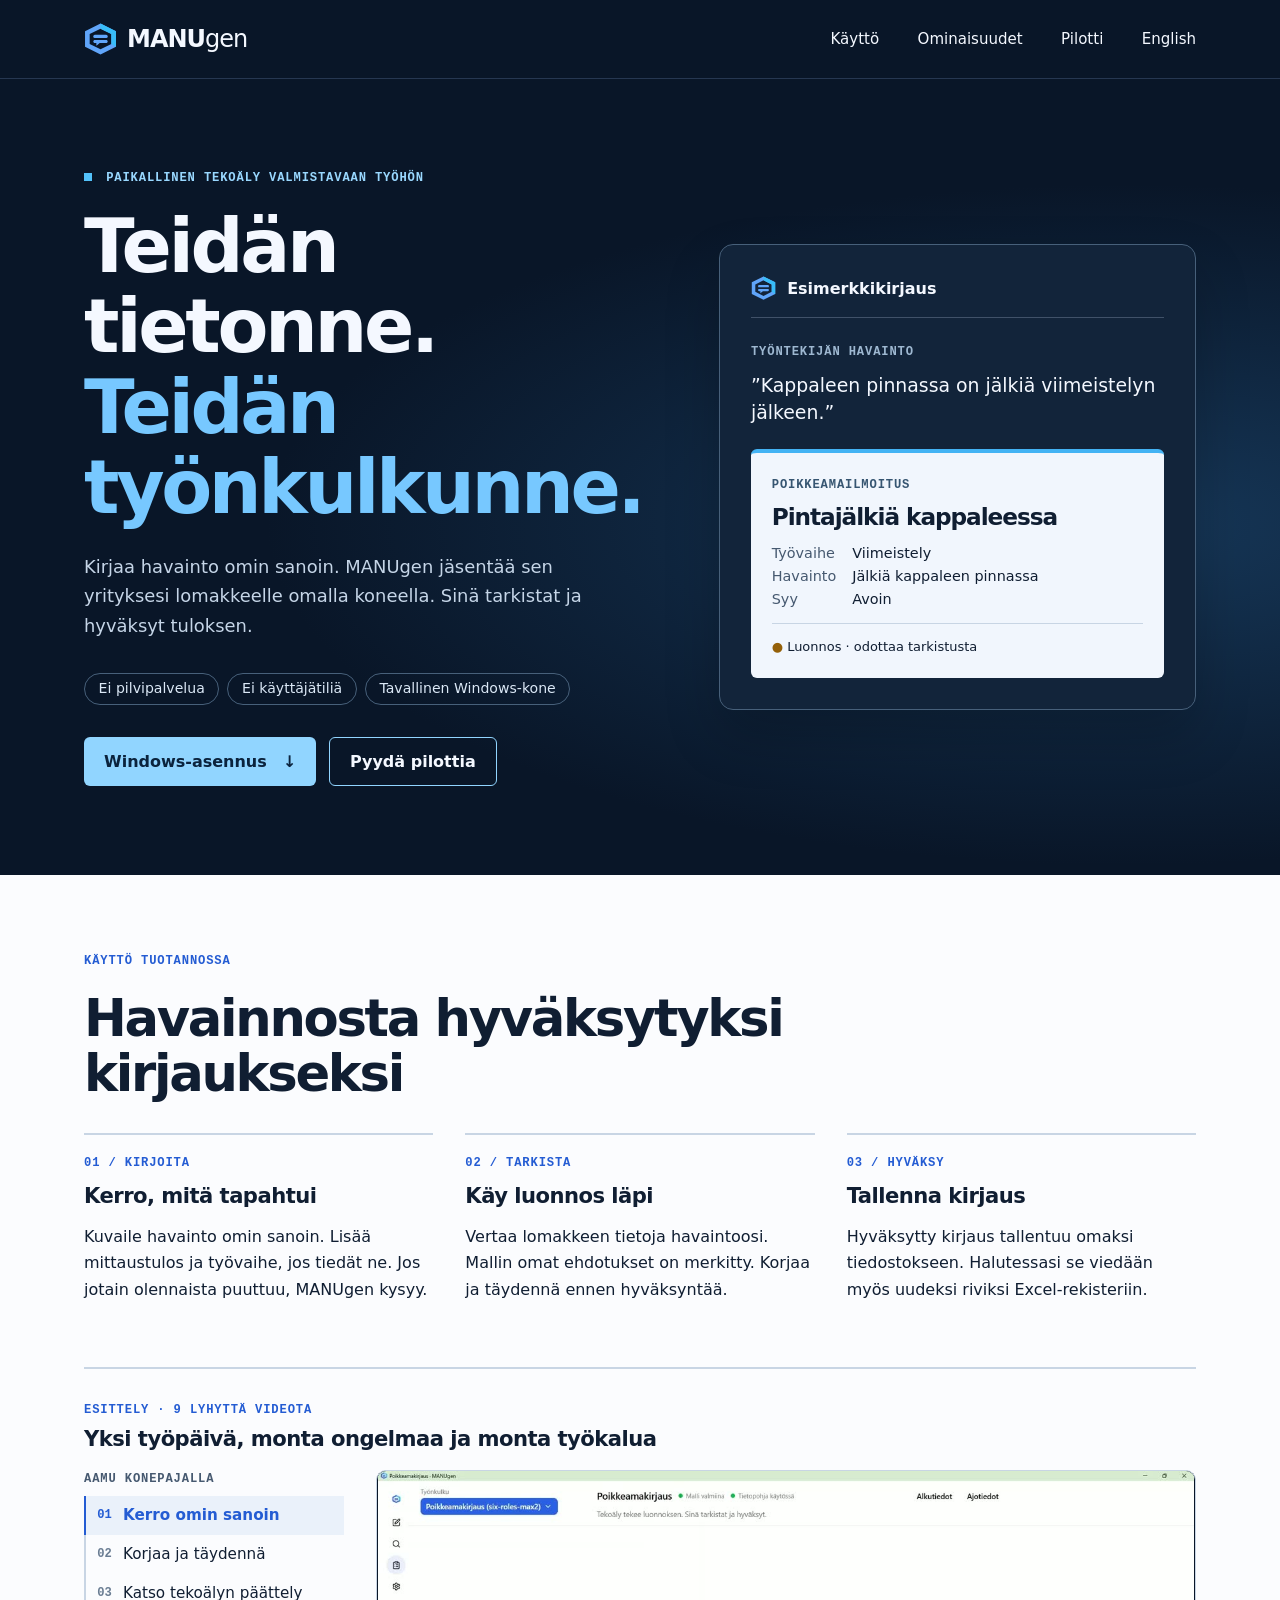
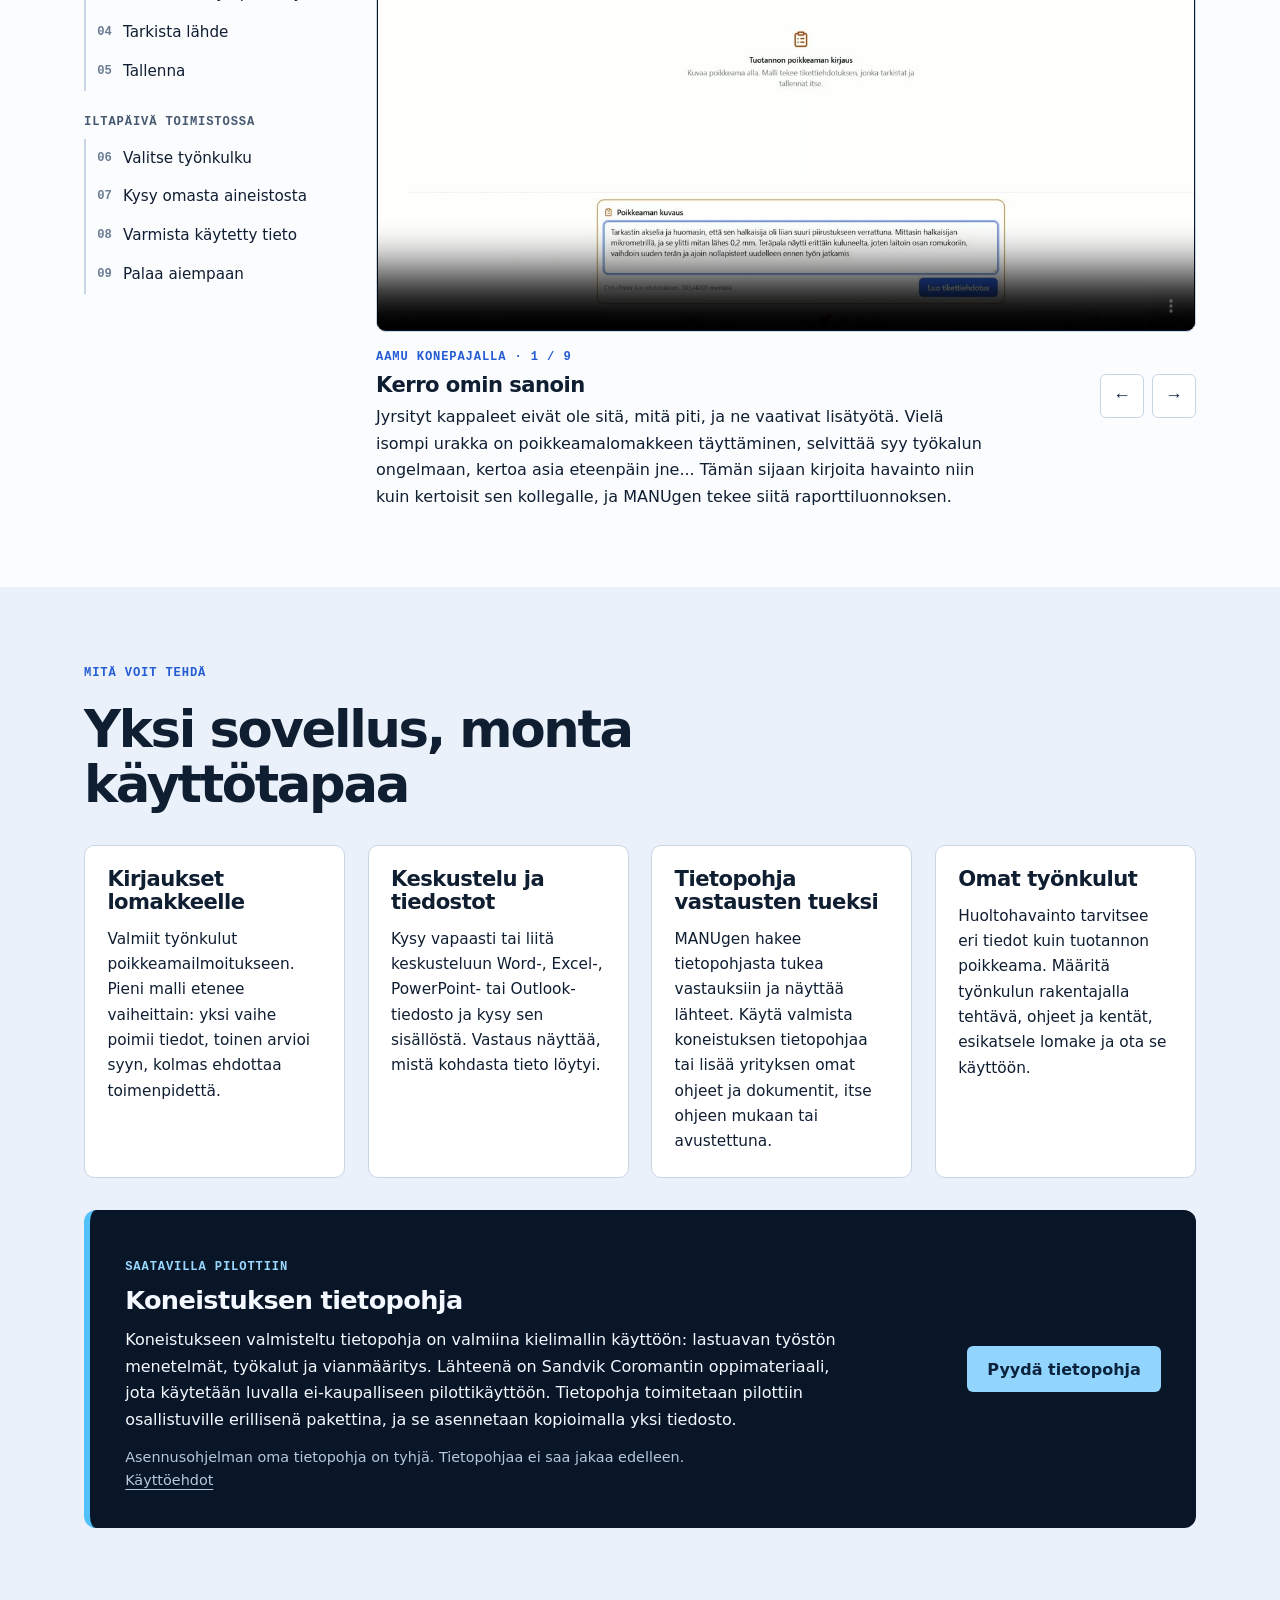
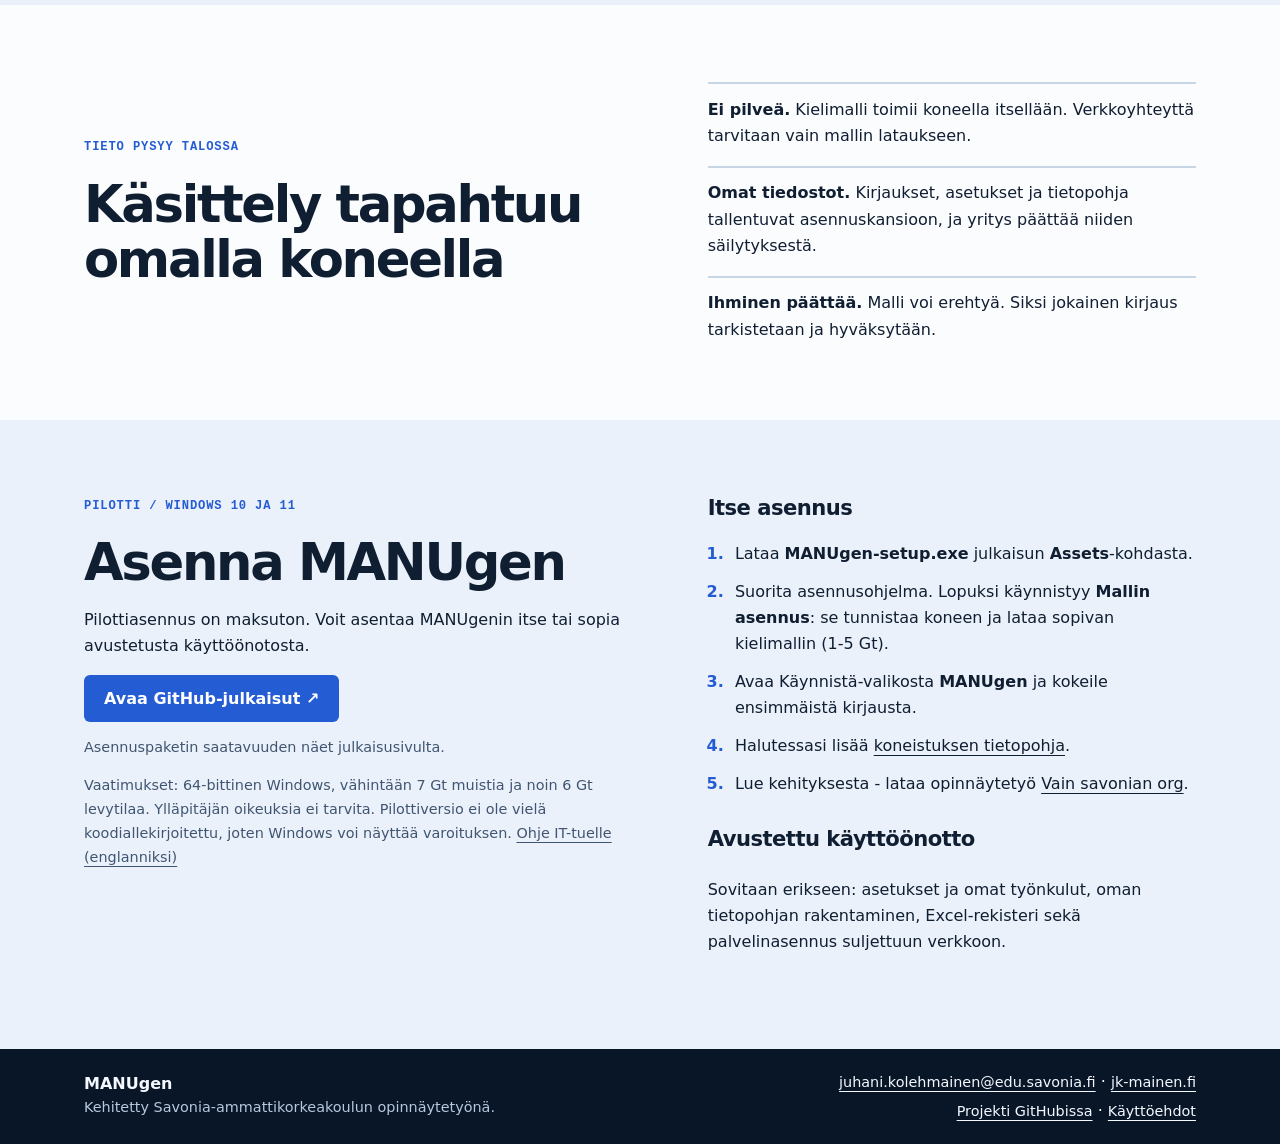
<file: docs/index.html>
<!doctype html>
<html lang="fi">
<meta property="og:type" content="website">
<meta property="og:url" content="https://juhanikol.github.io/manugen/">
<meta property="og:title" content="MANUgen - paikallinen tekoäly valmistavaan työhön">
<meta property="og:description" content="Kirjaa tuotannon havainto omin sanoin. MANUgen tekee siitä luonnoksen ja hakee tueksi tietoa yrityksen omista ohjeista.">
<meta property="og:image" content="https://juhanikol.github.io/manugen/assets/use_knowledge_for_answers.jpg">
<head>
<meta charset="utf-8"><meta name="viewport" content="width=device-width,initial-scale=1">
<title>MANUgen · Paikallinen tekoäly valmistavaan työhön</title>
<meta name="description" content="Kirjaa tuotannon havainto omin sanoin. MANUgen tekee siitä tarkistettavan luonnoksen yrityksen omalla koneella, ilman pilvipalvelua.">
<link rel="alternate" hreflang="fi" href="https://juhanikol.github.io/manugen/"><link rel="alternate" hreflang="en" href="https://juhanikol.github.io/manugen/en/">
<link rel="icon" href="assets/brand-symbol.svg"><link rel="stylesheet" href="style.css"><script src="release.js" defer></script><script src="tour.js" defer></script>
</head>
<body><a class="skip" href="#sisalto">Siirry sisältöön</a>
<header><div class="wrap bar"><a class="wordmark" href="#sisalto"><img src="assets/brand-symbol-dark.svg" alt="">MANU<span>gen</span></a><nav aria-label="Päävalikko"><a href="#kaytto">Käyttö</a><a href="#ominaisuudet">Ominaisuudet</a><a href="#pilotti">Pilotti</a><a href="en/" hreflang="en" lang="en">English</a></nav></div></header>
<main id="sisalto"><div class="hero"><div class="wrap intro"><div>
<p class="label"><i></i> Paikallinen tekoäly valmistavaan työhön</p>
<h1>Teidän tietonne.<br><em>Teidän<br>työnkulkunne.</em></h1>
<p class="lead">Kirjaa havainto omin sanoin. MANUgen jäsentää sen yrityksesi lomakkeelle omalla koneella. Sinä tarkistat ja hyväksyt tuloksen.</p>
<ul class="chips" aria-label="Pääpiirteet"><li>Ei pilvipalvelua</li><li>Ei käyttäjätiliä</li><li>Tavallinen Windows-kone</li></ul>
<div class="actions"><a class="button" href="#asennus">Windows-asennus <span aria-hidden="true">↓</span></a><a class="button ghost" href="mailto:juhani.kolehmainen@edu.savonia.fi?subject=MANUgen-pilotti">Pyydä pilottia</a></div></div>
<figure class="sample"><figcaption><img src="assets/brand-symbol-dark.svg" alt=""> Esimerkkikirjaus</figcaption>
<div class="input"><small>TYÖNTEKIJÄN HAVAINTO</small><blockquote>”Kappaleen pinnassa on jälkiä viimeistelyn jälkeen.”</blockquote></div>
<div class="sheet"><small>POIKKEAMAILMOITUS</small><h2>Pintajälkiä kappaleessa</h2><dl><dt>Työvaihe</dt><dd>Viimeistely</dd><dt>Havainto</dt><dd>Jälkiä kappaleen pinnassa</dd><dt>Syy</dt><dd>Avoin</dd></dl><p class="status"><b aria-hidden="true">●</b> Luonnos · odottaa tarkistusta</p></div></figure></div></div>

<section class="wrap section" id="kaytto"><p class="label">Käyttö tuotannossa</p><h2>Havainnosta hyväksytyksi kirjaukseksi</h2>
<div class="steps"><article><span>01 / Kirjoita</span><h3>Kerro, mitä tapahtui</h3><p>Kuvaile havainto omin sanoin. Lisää mittaustulos ja työvaihe, jos tiedät ne. Jos jotain olennaista puuttuu, MANUgen kysyy.</p></article>
<article><span>02 / Tarkista</span><h3>Käy luonnos läpi</h3><p>Vertaa lomakkeen tietoja havaintoosi. Mallin omat ehdotukset on merkitty. Korjaa ja täydennä ennen hyväksyntää.</p></article>
<article><span>03 / Hyväksy</span><h3>Tallenna kirjaus</h3><p>Hyväksytty kirjaus tallentuu omaksi tiedostokseen. Halutessasi se viedään myös uudeksi riviksi Excel-rekisteriin.</p></article></div>

<div class="tour" data-tour data-base="assets/"><div class="tour-head"><p class="label">Esittely · 9 lyhyttä videota</p><h3>Yksi työpäivä, monta ongelmaa ja monta työkalua</h3></div>
<div class="tour-stage"><video src="assets/start_processing.mp4" poster="assets/start_processing.jpg" controls muted playsinline preload="metadata" aria-label="Kerro omin sanoin"></video>
<div class="tour-caption" aria-live="polite"><p class="label"><span data-chapter>Aamu konepajalla</span> · <span data-count>1 / 9</span></p><h3 data-title>Kerro omin sanoin</h3><p data-text>Jyrsityt kappaleet eivät ole sitä, mitä piti, ja ne vaativat lisätyötä. Vielä isompi urakka on poikkeamalomakkeen täyttäminen, selvittää syy työkalun ongelmaan, kertoa asia eteenpäin jne... Tämän sijaan kirjoita havainto niin kuin kertoisit sen kollegalle, ja MANUgen tekee siitä raporttiluonnoksen.</p>
<div class="tour-nav"><button type="button" data-prev aria-label="Edellinen video">←</button><button type="button" data-next aria-label="Seuraava video">→</button></div></div></div>
<nav class="tour-list" aria-label="Esittelyn vaiheet"><p class="tour-chapter">Aamu konepajalla</p><ol>
<li><button type="button" data-video="start_processing" data-chapter="Aamu konepajalla" data-title="Kerro omin sanoin" aria-current="step"><span>01</span>Kerro omin sanoin</button><p hidden>Jyrsityt kappaleet eivät ole sitä, mitä piti, ja ne vaativat lisätyötä. Vielä isompi urakka on poikkeamalomakkeen täyttäminen, selvittää syy työkalun ongelmaan, kertoa asia eteenpäin jne... Tämän sijaan kirjoita havainto niin kuin kertoisit sen kollegalle, ja MANUgen tekee siitä raporttiluonnoksen.</p></li>
<li><button type="button" data-video="change_value" data-chapter="Aamu konepajalla" data-title="Korjaa ja täydennä"><span>02</span>Korjaa ja täydennä</button><p hidden>Unohditko kirjoittaa jotain olennaista saneluusi? Muuta tai täydennä kenttien arvoja suoraan lomakkeella.</p></li>
<li><button type="button" data-video="review_AI_notes" data-chapter="Aamu konepajalla" data-title="Katso tekoälyn päättely"><span>03</span>Katso tekoälyn päättely</button><p hidden>Näet, mitä tekoäly ehdottaa ratkaisuksi ja mitä se päätteli kuvauksestasi. Jos olit syöttänyt tietolähteen MANUgen-sovellukselle, se voi tehdä valmiita ehdotuksia niiden mukaan.</p></li>
<li><button type="button" data-video="used_citations" data-chapter="Aamu konepajalla" data-title="Tarkista lähde"><span>04</span>Tarkista lähde</button><p hidden>Etkö ole varma ehdotetusta ratkaisusta? Avaa lähde, johon ehdotus perustuu.</p></li>
<li><button type="button" data-video="save_ticket" data-chapter="Aamu konepajalla" data-title="Tallenna"><span>05</span>Tallenna</button><p hidden>Näyttääkö kaikki hyvältä, eikä kenttiä tarvitse muuttaa? Tallenna, ja toimistossa luetaan valmis raportti. Kenenkään ei tarvitse kävellä selittämään.</p></li>
</ol><p class="tour-chapter">Iltapäivä toimistossa</p><ol start="6">
<li><button type="button" data-video="choose_workflow" data-chapter="Iltapäivä toimistossa" data-title="Toinen tehtävä, toinen työnkulku"><span>06</span>Valitse työnkulku</button><p hidden>Kuun lopussa käsin kirjoitetut lähetyslistat pitää syöttää järjestelmään, koska esihenkilö tarvitsee ne. Toinen tehtävä, toinen työnkulku: valitse vain, kumpaa käytät.</p></li>
<li><button type="button" data-video="use_knowledge_for_answers" data-chapter="Iltapäivä toimistossa" data-title="Kysy omasta aineistosta"><span>07</span>Kysy omasta aineistosta</button><p hidden>Kaikesta ei voi tehdä työnkulkua, mutta yrityksen ohjeet ja alan erikoistieto ovat tietopohjassa, myös luottamukselliset ohjeet. MANUgen toimii vaikka suljetussa verkossa ilman internetiä.</p></li>
<li><button type="button" data-video="review_used_citations" data-chapter="Iltapäivä toimistossa" data-title="Varmista käytetty tieto"><span>08</span>Varmista käytetty tieto</button><p hidden>Kun kysyit chatissa apua, voit tarkistaa sieltäkin, mihin lähteisiin vastaus perustuu.</p></li>
<li><button type="button" data-video="familiar_tools" data-chapter="Iltapäivä toimistossa" data-title="Palaa aiempaan"><span>09</span>Palaa aiempaan</button><p hidden>Toisinaan sinun on palattava asioihin, mitä olet tehnyt. Onneksi MANUgen tuntuu jo tutulta. Toiminnot ovat tutuilla paikoillaan.</p></li>
</ol></nav></div>

</section>

<section class="band" id="ominaisuudet"><div class="wrap"><p class="label">Mitä voit tehdä</p><h2>Yksi sovellus, monta käyttötapaa</h2>
<div class="cards">
<article><h3>Kirjaukset lomakkeelle</h3><p>Valmiit työnkulut poikkeamailmoitukseen. Pieni malli etenee vaiheittain: yksi vaihe poimii tiedot, toinen arvioi syyn, kolmas ehdottaa toimenpidettä.</p></article>
<article><h3>Keskustelu ja tiedostot</h3><p>Kysy vapaasti tai liitä keskusteluun Word-, Excel-, PowerPoint- tai Outlook-tiedosto ja kysy sen sisällöstä. Vastaus näyttää, mistä kohdasta tieto löytyi.</p></article>
<article><h3>Tietopohja vastausten tueksi</h3><p>MANUgen hakee tietopohjasta tukea vastauksiin ja näyttää lähteet. Käytä valmista koneistuksen tietopohjaa tai lisää yrityksen omat ohjeet ja dokumentit, itse ohjeen mukaan tai avustettuna.</p></article>
<article><h3>Omat työnkulut</h3><p>Huoltohavainto tarvitsee eri tiedot kuin tuotannon poikkeama. Määritä työnkulun rakentajalla tehtävä, ohjeet ja kentät, esikatsele lomake ja ota se käyttöön.</p></article>
</div>
<aside class="callout" id="tietopohja"><div><p class="label">Saatavilla pilottiin</p><h3>Koneistuksen tietopohja</h3><p>Koneistukseen valmisteltu tietopohja on valmiina kielimallin käyttöön: lastuavan työstön menetelmät, työkalut ja vianmääritys. Lähteenä on Sandvik Coromantin oppimateriaali, jota käytetään luvalla ei-kaupalliseen pilottikäyttöön. Tietopohja toimitetaan pilottiin osallistuville erillisenä pakettina, ja se asennetaan kopioimalla yksi tiedosto.</p>
<p class="small">Asennusohjelman oma tietopohja on tyhjä. Tietopohjaa ei saa jakaa edelleen. <a href="https://github.com/juhanikol/manugen/blob/main/licenses/content/sandvik-coromant-NOTICE.txt">Käyttöehdot</a></p></div>
<a class="button" href="mailto:juhani.kolehmainen@edu.savonia.fi?subject=MANUgen%20-%20koneistuksen%20tietopohja">Pyydä tietopohja</a></aside>
</div></section>

<section class="wrap section split" id="tieto"><div><p class="label">Tieto pysyy talossa</p><h2>Käsittely tapahtuu omalla koneella</h2></div>
<ul class="facts"><li><strong>Ei pilveä.</strong> Kielimalli toimii koneella itsellään. Verkkoyhteyttä tarvitaan vain mallin lataukseen.</li><li><strong>Omat tiedostot.</strong> Kirjaukset, asetukset ja tietopohja tallentuvat asennuskansioon, ja yritys päättää niiden säilytyksestä.</li><li><strong>Ihminen päättää.</strong> Malli voi erehtyä. Siksi jokainen kirjaus tarkistetaan ja hyväksytään.</li></ul></section>

<section class="band" id="pilotti"><div class="wrap split install"><div id="asennus"><p class="label">Pilotti / Windows 10 ja 11</p><h2>Asenna MANUgen</h2><p>Pilottiasennus on maksuton. Voit asentaa MANUgenin itse tai sopia avustetusta käyttöönotosta.</p>
<a class="button" id="release" href="https://github.com/juhanikol/manugen/releases">Avaa GitHub-julkaisut ↗</a><p id="availability" role="status">Asennuspaketin saatavuuden näet julkaisusivulta.</p>
<p class="small">Vaatimukset: 64-bittinen Windows, vähintään 7 Gt muistia ja noin 6 Gt levytilaa. Ylläpitäjän oikeuksia ei tarvita. Pilottiversio ei ole vielä koodiallekirjoitettu, joten Windows voi näyttää varoituksen. <a href="https://github.com/juhanikol/manugen/blob/main/IT-GUIDE.md">Ohje IT-tuelle (englanniksi)</a></p></div>
<div><h3>Itse asennus</h3><ol><li>Lataa <strong>MANUgen-setup.exe</strong> julkaisun <strong>Assets</strong>-kohdasta.</li><li>Suorita asennusohjelma. Lopuksi käynnistyy <strong>Mallin asennus</strong>: se tunnistaa koneen ja lataa sopivan kielimallin (1-5 Gt).</li><li>Avaa Käynnistä-valikosta <strong>MANUgen</strong> ja kokeile ensimmäistä kirjausta.</li><li>Halutessasi lisää <a href="#tietopohja">koneistuksen tietopohja</a>.</li><li>Lue kehityksesta - lataa opinnäytetyö <a href="https://amksavonia-my.sharepoint.com/:b:/g/personal/juhani_kolehmainen_edu_savonia_fi/IQBs-Dg1MTJNQ5JXLsh_cVEcAQg5udNvHgFFghM2Ul1ADwI">Vain savonian org</a>.</li></ol>
<!-- setup-video: add the recording here, for example:
<video class="demo" src="assets/asennus-fi.mp4" poster="assets/asennus-fi.jpg" controls muted playsinline preload="none" aria-label="MANUgenin asennus"></video>
-->
<h3>Avustettu käyttöönotto</h3><p>Sovitaan erikseen: asetukset ja omat työnkulut, oman tietopohjan rakentaminen, Excel-rekisteri sekä palvelinasennus suljettuun verkkoon.</p></div></div></section></main>
<footer><div class="wrap bar"><div><strong>MANUgen</strong><p class="small">Kehitetty Savonia-ammattikorkeakoulun opinnäytetyönä.</p></div><address><a href="mailto:juhani.kolehmainen@edu.savonia.fi">juhani.kolehmainen@edu.savonia.fi</a> · <a href="https://jk-mainen.fi/">jk-mainen.fi</a><br><a href="https://github.com/juhanikol/manugen">Projekti GitHubissa</a> · <a href="https://github.com/juhanikol/manugen/blob/main/LICENSE">Käyttöehdot</a></address></div></footer></body></html>
</file>
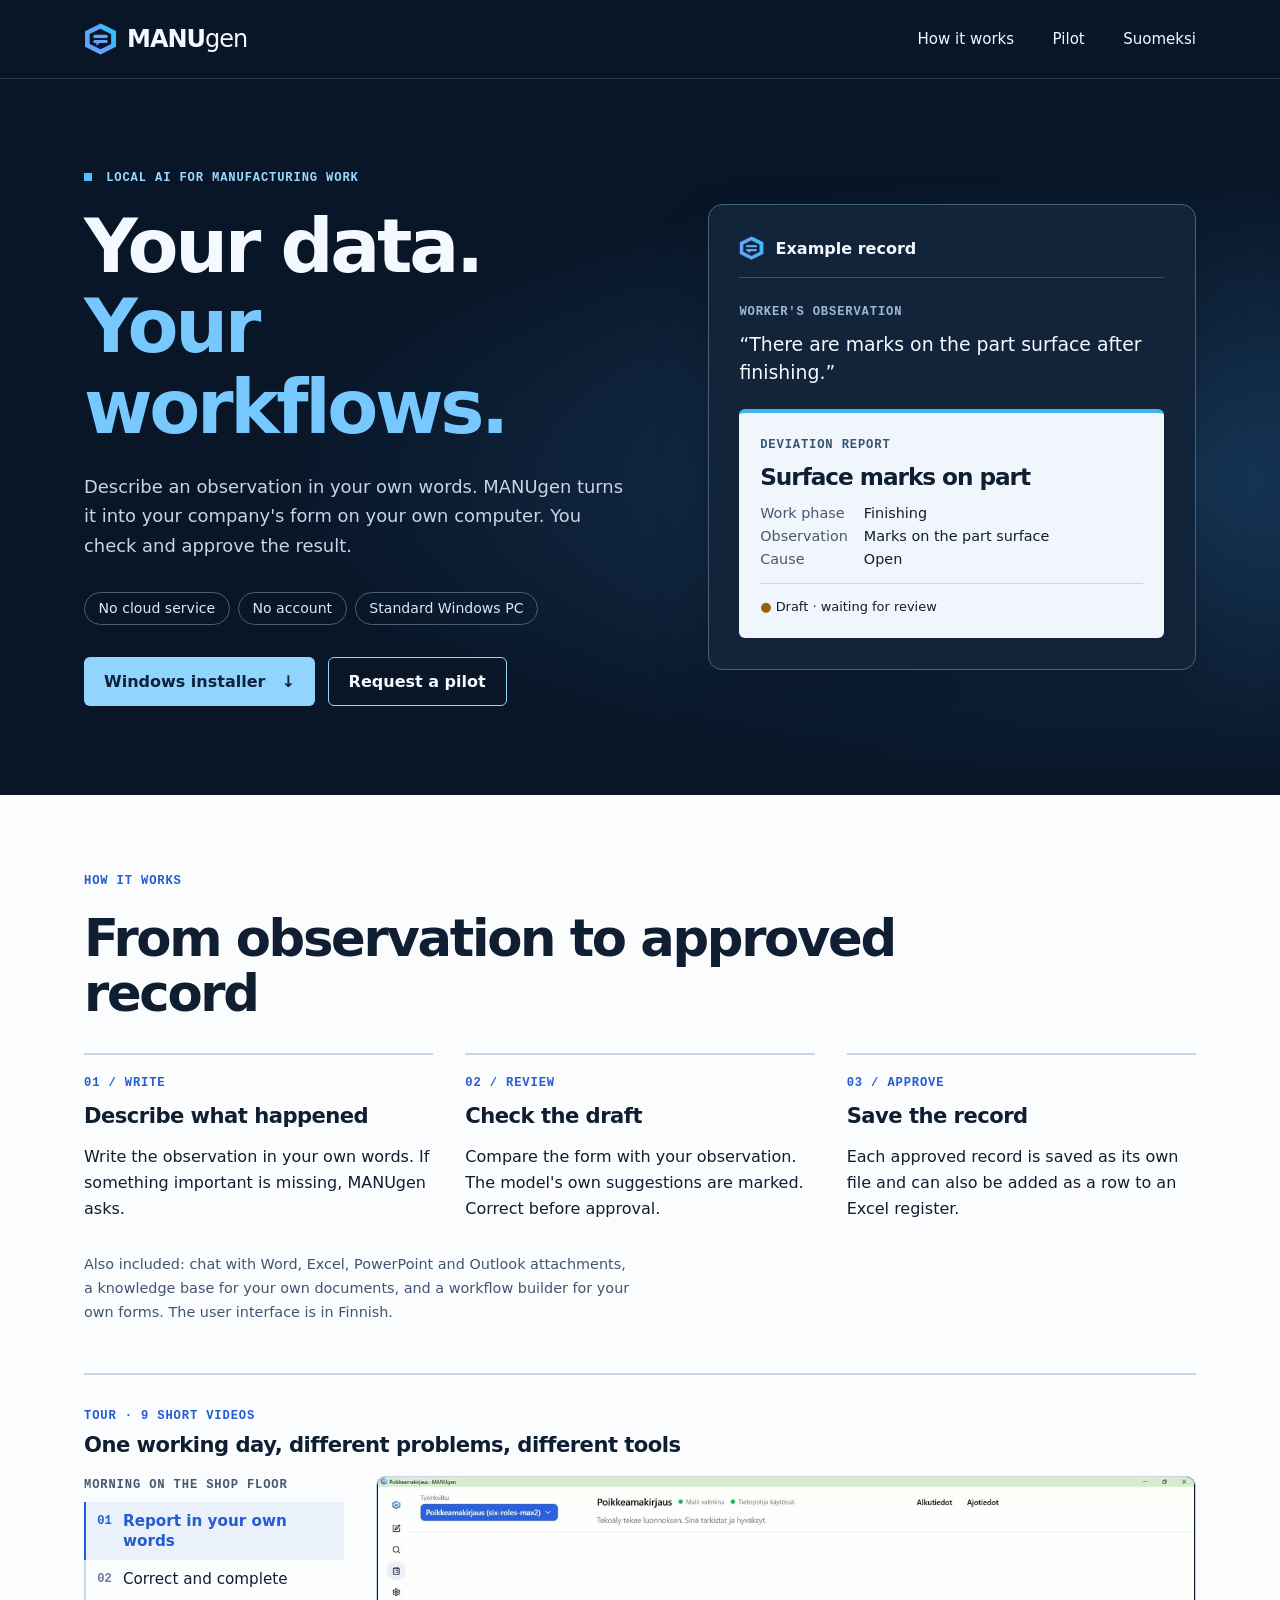
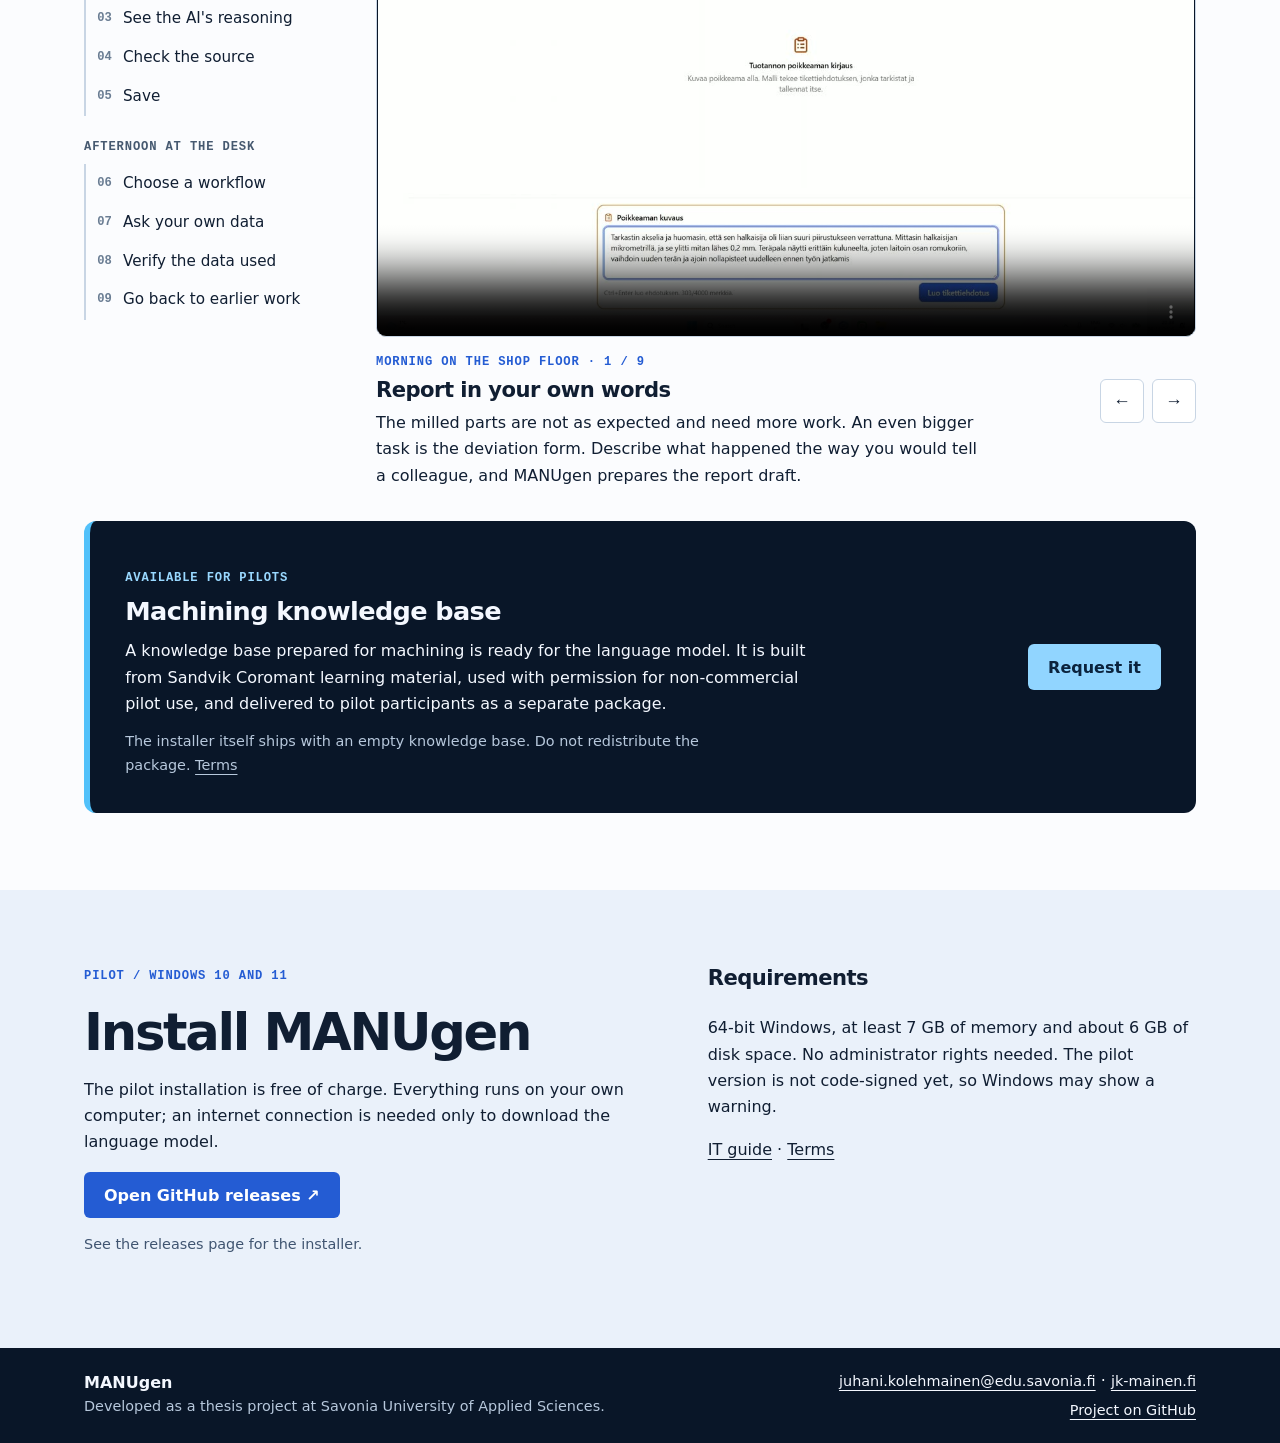
<file: docs/en/index.html>
<!doctype html>
<html lang="en">
<head>
<meta charset="utf-8"><meta name="viewport" content="width=device-width,initial-scale=1">
<title>MANUgen · Local AI for manufacturing work</title>
<meta name="description" content="Describe a shop-floor observation in your own words. MANUgen turns it into a draft record on your own computer, without a cloud service.">
<link rel="alternate" hreflang="fi" href="https://juhanikol.github.io/manugen/"><link rel="alternate" hreflang="en" href="https://juhanikol.github.io/manugen/en/">
<link rel="icon" href="../assets/brand-symbol.svg"><link rel="stylesheet" href="../style.css"><script src="../release.js" defer></script><script src="../tour.js" defer></script>
</head>
<body><a class="skip" href="#content">Skip to content</a>
<header><div class="wrap bar"><a class="wordmark" href="#content"><img src="../assets/brand-symbol-dark.svg" alt="">MANU<span>gen</span></a><nav aria-label="Main menu"><a href="#use">How it works</a><a href="#pilot">Pilot</a><a href="../" hreflang="fi" lang="fi">Suomeksi</a></nav></div></header>
<main id="content"><div class="hero"><div class="wrap intro"><div>
<p class="label"><i></i> Local AI for manufacturing work</p>
<h1>Your data.<br><em>Your<br>workflows.</em></h1>
<p class="lead">Describe an observation in your own words. MANUgen turns it into your company's form on your own computer. You check and approve the result.</p>
<ul class="chips" aria-label="Key facts"><li>No cloud service</li><li>No account</li><li>Standard Windows PC</li></ul>
<div class="actions"><a class="button" href="#pilot">Windows installer <span aria-hidden="true">↓</span></a><a class="button ghost" href="mailto:juhani.kolehmainen@edu.savonia.fi?subject=MANUgen%20pilot">Request a pilot</a></div></div>
<figure class="sample"><figcaption><img src="../assets/brand-symbol-dark.svg" alt=""> Example record</figcaption>
<div class="input"><small>WORKER'S OBSERVATION</small><blockquote>“There are marks on the part surface after finishing.”</blockquote></div>
<div class="sheet"><small>DEVIATION REPORT</small><h2>Surface marks on part</h2><dl><dt>Work phase</dt><dd>Finishing</dd><dt>Observation</dt><dd>Marks on the part surface</dd><dt>Cause</dt><dd>Open</dd></dl><p class="status"><b aria-hidden="true">●</b> Draft · waiting for review</p></div></figure></div></div>

<section class="wrap section" id="use"><p class="label">How it works</p><h2>From observation to approved record</h2>
<div class="steps"><article><span>01 / Write</span><h3>Describe what happened</h3><p>Write the observation in your own words. If something important is missing, MANUgen asks.</p></article>
<article><span>02 / Review</span><h3>Check the draft</h3><p>Compare the form with your observation. The model's own suggestions are marked. Correct before approval.</p></article>
<article><span>03 / Approve</span><h3>Save the record</h3><p>Each approved record is saved as its own file and can also be added as a row to an Excel register.</p></article></div>
<p class="small">Also included: chat with Word, Excel, PowerPoint and Outlook attachments, a knowledge base for your own documents, and a workflow builder for your own forms. The user interface is in Finnish.</p>
<div class="tour" data-tour data-base="../assets/"><div class="tour-head"><p class="label">Tour · 9 short videos</p><h3>One working day, different problems, different tools</h3></div>
<div class="tour-stage"><video src="../assets/start_processing.mp4" poster="../assets/start_processing.jpg" controls muted playsinline preload="metadata" aria-label="Report in your own words"></video>
<div class="tour-caption" aria-live="polite"><p class="label"><span data-chapter>Morning on the shop floor</span> · <span data-count>1 / 9</span></p><h3 data-title>Report in your own words</h3><p data-text>The milled parts are not as expected and need more work. An even bigger task is the deviation form. Describe what happened the way you would tell a colleague, and MANUgen prepares the report draft.</p>
<div class="tour-nav"><button type="button" data-prev aria-label="Previous video">←</button><button type="button" data-next aria-label="Next video">→</button></div></div></div>
<nav class="tour-list" aria-label="Tour steps"><p class="tour-chapter">Morning on the shop floor</p><ol>
<li><button type="button" data-video="start_processing" data-chapter="Morning on the shop floor" data-title="Report in your own words" aria-current="step"><span>01</span>Report in your own words</button><p hidden>The milled parts are not as expected and need more work. An even bigger task is the deviation form. Describe what happened the way you would tell a colleague, and MANUgen prepares the report draft.</p></li>
<li><button type="button" data-video="change_value" data-chapter="Morning on the shop floor" data-title="Correct and complete"><span>02</span>Correct and complete</button><p hidden>Forgot something important? Change or add field values directly on the form.</p></li>
<li><button type="button" data-video="review_AI_notes" data-chapter="Morning on the shop floor" data-title="See the AI's reasoning"><span>03</span>See the AI's reasoning</button><p hidden>Check what the AI offers as a solution and what it inferred from your description.</p></li>
<li><button type="button" data-video="used_citations" data-chapter="Morning on the shop floor" data-title="Check the source"><span>04</span>Check the source</button><p hidden>Unsure about the suggested solution? Open the reference it is based on.</p></li>
<li><button type="button" data-video="save_ticket" data-chapter="Morning on the shop floor" data-title="Save"><span>05</span>Save</button><p hidden>Everything looks fine and no field needs changing. Save, and the office reads the finished report. Nobody has to walk over to explain.</p></li>
</ol><p class="tour-chapter">Afternoon at the desk</p><ol start="6">
<li><button type="button" data-video="choose_workflow" data-chapter="Afternoon at the desk" data-title="Another task, another workflow"><span>06</span>Choose a workflow</button><p hidden>At the end of the month, handwritten shipping manifests must be entered into the system for your manager. Another task, another workflow: just choose which one to use.</p></li>
<li><button type="button" data-video="use_knowledge_for_answers" data-chapter="Afternoon at the desk" data-title="Ask your own data"><span>07</span>Ask your own data</button><p hidden>Not everything can be a workflow, but your company's guidelines and specialist knowledge are in the knowledge base, even sensitive ones. MANUgen also runs in a closed network with no internet access.</p></li>
<li><button type="button" data-video="review_used_citations" data-chapter="Afternoon at the desk" data-title="Verify the data used"><span>08</span>Verify the data used</button><p hidden>Check which references the answer is based on.</p></li>
<li><button type="button" data-video="familiar_tools" data-chapter="Afternoon at the desk" data-title="Go back to earlier work"><span>09</span>Go back to earlier work</button><p hidden>Sometimes you need to return to what you have done. MANUgen already feels familiar: everything is where you expect it to be.</p></li>
</ol></nav></div>
<aside class="callout" id="knowledge"><div><p class="label">Available for pilots</p><h3>Machining knowledge base</h3><p>A knowledge base prepared for machining is ready for the language model. It is built from Sandvik Coromant learning material, used with permission for non-commercial pilot use, and delivered to pilot participants as a separate package.</p>
<p class="small">The installer itself ships with an empty knowledge base. Do not redistribute the package. <a href="https://github.com/juhanikol/manugen/blob/main/licenses/content/sandvik-coromant-NOTICE.txt">Terms</a></p></div>
<a class="button" href="mailto:juhani.kolehmainen@edu.savonia.fi?subject=MANUgen%20-%20machining%20knowledge%20base">Request it</a></aside>
</section>

<section class="band" id="pilot"><div class="wrap split install"><div><p class="label">Pilot / Windows 10 and 11</p><h2>Install MANUgen</h2><p>The pilot installation is free of charge. Everything runs on your own computer; an internet connection is needed only to download the language model.</p>
<a class="button" id="release" href="https://github.com/juhanikol/manugen/releases">Open GitHub releases ↗</a><p id="availability" role="status">See the releases page for the installer.</p></div>
<div><h3>Requirements</h3><p>64-bit Windows, at least 7 GB of memory and about 6 GB of disk space. No administrator rights needed. The pilot version is not code-signed yet, so Windows may show a warning.</p>
<p><a href="https://github.com/juhanikol/manugen/blob/main/IT-GUIDE.md">IT guide</a> · <a href="https://github.com/juhanikol/manugen/blob/main/LICENSE">Terms</a></p></div></div></section></main>
<footer><div class="wrap bar"><div><strong>MANUgen</strong><p class="small">Developed as a thesis project at Savonia University of Applied Sciences.</p></div><address><a href="mailto:juhani.kolehmainen@edu.savonia.fi">juhani.kolehmainen@edu.savonia.fi</a> · <a href="https://jk-mainen.fi/">jk-mainen.fi</a><br><a href="https://github.com/juhanikol/manugen">Project on GitHub</a></address></div></footer></body></html>
</file>
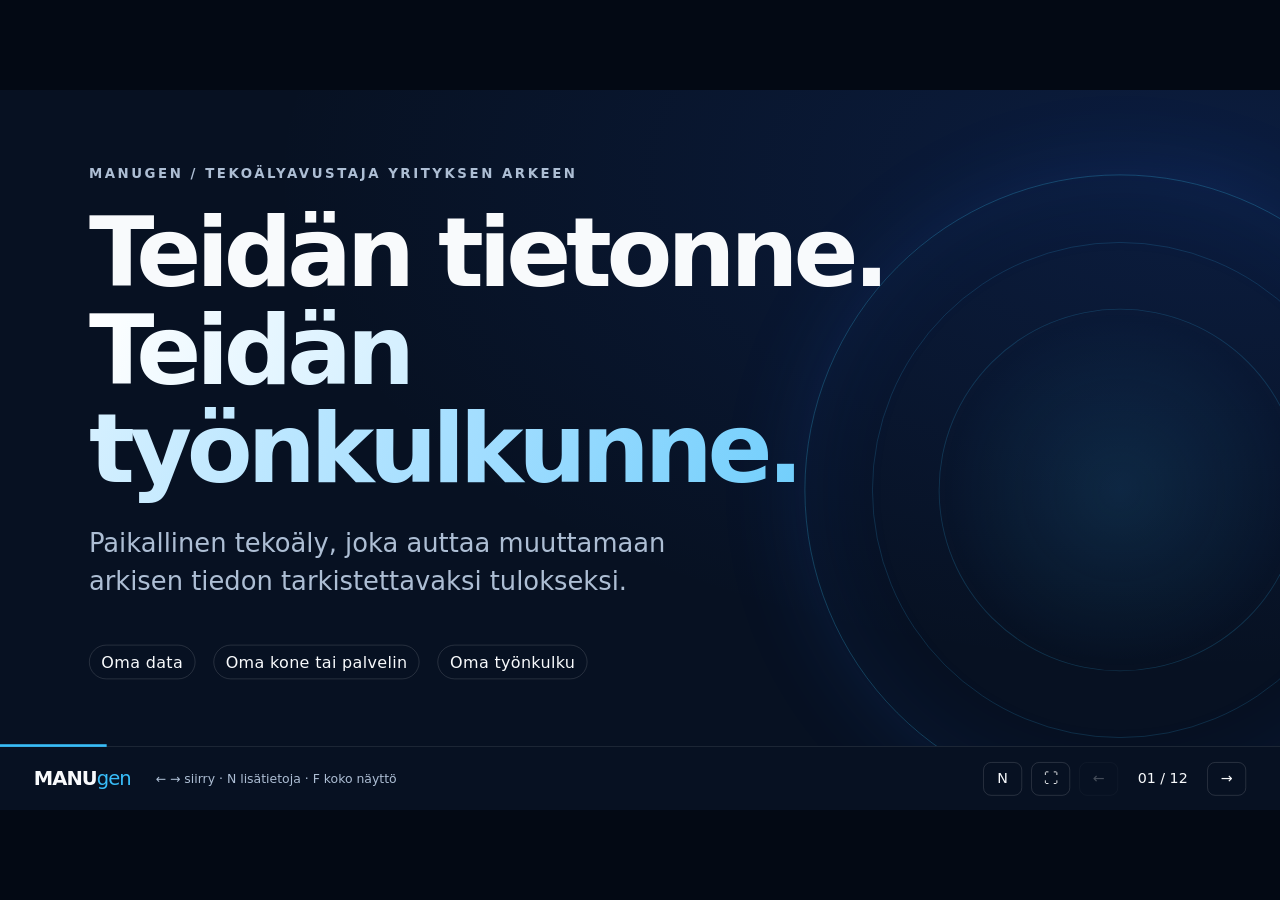
<file: presentations/manugen-esittely_tana.html>
<!doctype html>
<html lang="fi">
<head>
<meta charset="utf-8">
<meta name="viewport" content="width=device-width, initial-scale=1">
<meta name="description" content="MANUgen – paikallinen tekoäly ja omat työnkulut. Noin 8 minuutin esittely.">
<title>MANUgen — Teidän tietonne. Teidän työnkulkunne.</title>
<!-- EDITING: Each numbered SLIDE section is independent. Edit its heading,
     content and hidden .notes (shown to the viewer as "Lisätietoja", key N).
     Navigation and numbering update automatically.
     No external assets, fonts, analytics or network calls are used.
     Content reviewed against the pilot installer: 2026-11-06.
-->
<style>
:root{color-scheme:dark;--bg:#071122;--ink:#f8fafc;--muted:#adbed4;--blue:#2563eb;--sky:#38bdf8;--line:#ffffff25;--font:"Segoe UI Variable Display","Segoe UI",system-ui,sans-serif}
*{box-sizing:border-box}html,body{margin:0;width:100%;height:100%;overflow:hidden;background:#030914;color:var(--ink);font-family:var(--font)}button{font:inherit;color:inherit;cursor:pointer}button:focus-visible,a:focus-visible{outline:3px solid var(--sky);outline-offset:5px}button:disabled{opacity:.25;cursor:default}
#stage{position:absolute;width:1440px;height:810px;transform-origin:top left;overflow:hidden;background:var(--bg)}
#stage:before{content:"";position:absolute;inset:0;background:radial-gradient(ellipse at 95% 12%,#2563eb25,transparent 55%);pointer-events:none}
.slide{position:absolute;inset:0;padding:85px 100px 100px;visibility:hidden;opacity:0;transform:translateY(22px);transition:opacity .45s,transform .55s,visibility .55s;overflow:hidden}
.slide.active{visibility:visible;opacity:1;transform:none}.slide.light{background:#f0f5fc;color:#0f172a;--muted:#4b607c;--line:#0f172a25}.slide.blue{background:linear-gradient(125deg,#123b9c,#2563eb 65%,#159ad0);--muted:#dfebff;--line:#ffffff40}
.eyebrow{font-size:15px;letter-spacing:.19em;text-transform:uppercase;font-weight:650;color:var(--muted);margin:0 0 26px}.eyebrow b{color:var(--sky)}h1,h2,h3,p{margin:0}h1{font-size:108px;line-height:1.02;letter-spacing:-.055em;font-weight:650}h2{font-size:76px;line-height:1.07;letter-spacing:-.045em;font-weight:630;max-width:1200px}h3{font-size:30px;line-height:1.2;font-weight:600;letter-spacing:-.02em}.lead{font-size:29px;line-height:1.45;max-width:1030px;margin-top:30px;color:var(--muted)}.accent{color:var(--sky)}.light .accent{color:#2563eb}.gradient{background:linear-gradient(110deg,#fff 0%,#a1ddff 35%,#38bdf8 70%,#fff 100%);background-size:200%;-webkit-background-clip:text;background-clip:text;color:transparent}.active .gradient{animation:sweep 2.8s ease both}@keyframes sweep{from{background-position:100%}to{background-position:0%}}
.cols{display:grid;grid-template-columns:1fr 1fr;gap:70px;margin-top:44px}.three{display:grid;grid-template-columns:repeat(3,1fr);gap:38px;margin-top:48px}.item{border-top:1px solid var(--line);padding-top:24px}.item p{font-size:24px;line-height:1.45;color:var(--muted);margin-top:15px}.number{font-size:18px;color:var(--sky);margin-bottom:18px}.light .number{color:var(--blue)}.tag{display:inline-block;padding:8px 13px;border:1px solid var(--line);border-radius:100px;font-size:15px;letter-spacing:.02em}.status{color:#ffe3a0;border-color:#ffe3a060}.light .status{color:#815200;border-color:#b08434}.footnote{position:absolute;bottom:104px;left:100px;right:100px;font-size:18px;line-height:1.4;color:var(--muted)}.notes{display:none}.wordmark{font-size:28px;letter-spacing:-.05em;font-weight:700}.wordmark span{font-weight:350;color:var(--sky)}
.orbit{position:absolute;right:-175px;top:95px;width:710px;height:710px;border:1px solid #38bdf850;border-radius:50%;box-shadow:0 0 100px #2563eb24,inset 0 0 100px #2563eb15;pointer-events:none}.orbit:before,.orbit:after{content:"";position:absolute;border:1px solid #38bdf830;border-radius:50%;inset:75px}.orbit:after{inset:150px;background:radial-gradient(circle,#38bdf81c,transparent 70%)}.hero-copy{position:relative;z-index:1}.hero-copy .lead{max-width:800px}.hero-bottom{display:flex;gap:20px;align-items:center;margin-top:50px}.hero-bottom .tag{font-size:18px}.huge{font-size:180px;line-height:1;letter-spacing:-.075em;font-weight:650}.statement{font-size:51px;line-height:1.17;letter-spacing:-.035em;max-width:1050px}
.steps{display:flex;align-items:stretch;gap:16px;margin-top:54px}.step{flex:1;border-top:2px solid var(--sky);padding:22px 10px 0 0}.step b{display:block;font-size:28px;font-weight:600}.step p{font-size:22px;line-height:1.4;margin-top:14px;color:var(--muted)}.arrow{align-self:center;color:var(--sky);font-size:32px}.light .step{border-color:var(--blue)}.light .arrow{color:var(--blue)}
.conversation{margin-top:38px;max-width:1030px}.bubble{padding:24px 30px;font-size:28px;line-height:1.4;border-radius:22px;background:#152741;max-width:860px}.bubble.user{margin-left:160px;background:#2563eb}.conversation .caption{font-size:18px;color:var(--muted);margin:14px 0 22px 160px}.reply{margin-top:20px;border-left:3px solid var(--sky);padding:4px 0 4px 28px;font-size:28px;line-height:1.4;max-width:960px}.formats{display:flex;gap:16px;margin-top:48px}.format{flex:1;border:1px solid var(--line);border-radius:16px;padding:24px 18px}.format b{font-size:27px;display:block}.format span{display:block;margin-top:12px;font-size:19px;color:var(--muted)}
.boundary{border:1px solid #38bdf86b;border-radius:28px;margin-top:38px;padding:30px 40px;background:#38bdf806}.boundary-label{font-size:16px;text-transform:uppercase;letter-spacing:.16em;color:var(--sky)}.boundary .steps{margin-top:25px}.boundary .step{border:0}.boundary .step p{font-size:20px}.line-list{margin-top:35px;display:grid;gap:0}.line-list div{border-top:1px solid var(--line);padding:20px 0;display:grid;grid-template-columns:240px 1fr;gap:30px;font-size:24px}.line-list span{color:var(--muted)}
#chrome{position:absolute;bottom:0;left:0;right:0;height:72px;display:flex;align-items:center;padding:0 38px;gap:20px;background:#071122;color:#f8fafc;border-top:1px solid #ffffff16;z-index:5}#chrome .wordmark{font-size:22px}#chrome .hint{font-size:14px;color:#adbed4;margin-left:8px}#chrome nav{margin-left:auto;display:flex;align-items:center;gap:10px}#chrome button{border:1px solid #ffffff26;background:transparent;border-radius:9px;min-width:44px;height:38px;font-size:16px}#counter{font-variant-numeric:tabular-nums;font-size:16px;min-width:80px;text-align:center}#progress{position:absolute;bottom:71px;left:0;height:3px;background:var(--sky);transition:width .35s}#notes{position:fixed;bottom:0;left:0;right:0;padding:24px 6%;background:#071122f5;border-top:2px solid var(--sky);font-size:19px;line-height:1.55;z-index:30;max-height:45vh;overflow:auto}#notes[hidden]{display:none}#notes strong{color:var(--sky);display:block;margin-bottom:8px}#closeNotes{float:right;background:transparent;border:1px solid var(--line);border-radius:5px;padding:6px 12px}
.cost-grid{display:grid;grid-template-columns:.95fr 1.05fr;gap:70px;margin-top:32px}.cost-grid .huge{font-size:112px}.cost-grid .lead{font-size:24px;margin-top:18px}.question{font-size:30px;line-height:1.3;letter-spacing:-.02em}.reveal-button{border:1px solid #38bdf880;border-radius:12px;background:#38bdf810;padding:14px 22px;font-size:22px;margin-top:24px}.answer{margin-top:22px}.answer[hidden]{display:none}.answer b{font-size:68px;line-height:1;color:var(--sky);letter-spacing:-.04em}.answer p{font-size:21px;line-height:1.4;color:var(--muted);margin-top:12px}.active .enter{animation:enter .7s both}.active .delay{animation-delay:.12s}@keyframes enter{from{opacity:0;transform:translateY(20px)}to{opacity:1;transform:translateY(0)}}
@media(prefers-reduced-motion:reduce){*,*:before,*:after{animation:none!important;transition:none!important}}
@media print{html,body{height:auto;overflow:visible;background:white}#stage{position:static;transform:none!important;width:1440px;height:auto;overflow:visible}#chrome,#notes{display:none!important}.slide{position:relative;visibility:visible;opacity:1;transform:none;width:1440px;height:810px;break-after:page;print-color-adjust:exact;-webkit-print-color-adjust:exact}.answer[hidden]{display:block}.reveal-button{display:none}@page{size:16in 9in;margin:0}}
</style>
</head>
<body>
<main id="stage" aria-label="MANUgen-esittely">

<!-- 01 OPENING — 30 seconds -->
<section class="slide active" data-title="Teidän tietonne. Teidän työnkulkunne.">
  <div class="orbit"></div><div class="hero-copy">
  <p class="eyebrow">MANUgen / Tekoälyavustaja yrityksen arkeen</p>
  <h1 class="enter">Teidän tietonne.<br><span class="gradient">Teidän<br>työnkulkunne.</span></h1>
  <p class="lead enter delay">Paikallinen tekoäly, joka auttaa muuttamaan<br>arkisen tiedon tarkistettavaksi tulokseksi.</p>
  <div class="hero-bottom"><span class="tag">Oma data</span><span class="tag">Oma kone tai palvelin</span><span class="tag">Oma työnkulku</span></div>
  </div>
  <aside class="notes">MANUgen on tekoälyavustaja, joka toimii yrityksen omalla Windows-koneella. Kielimalli ajetaan paikallisesti, joten tekstejä ei lähetetä pilvipalveluun eikä käyttö vaadi tiliä. Työntekijä kuvaa havainnon omin sanoin, ja MANUgen muotoilee siitä tarkistettavan luonnoksen. Mitä tallennetaan, päättää aina ihminen.</aside>
</section>

<!-- 02 FAMILIAR EXPERIENCE — 35 seconds -->
<section class="slide" data-title="Tuttu tapa aloittaa">
  <p class="eyebrow">01 / Helppokäyttöisyys</p>
  <h2>Jos osaat kirjoittaa viestin,<br><span class="accent">osaat aloittaa.</span></h2>
  <div class="conversation"><div class="bubble user">”Kappaleen pinnassa on jälkiä viimeistelyn jälkeen.<br>Auta kirjaamaan havainto.”</div><p class="caption">Havainnollistava esimerkki</p><div class="reply">Keskustele → muodosta luonnos → tarkista ja hyväksy.</div></div>
  <p class="lead">Tuttu chat-näkymä. Selkeä lomake.<br>Ihminen päättää, mitä lopulta tallennetaan.</p>
  <aside class="notes">MANUgen avautuu omaan ikkunaansa. Samassa sovelluksessa ovat vapaa keskustelu ja tikettinäkymä. Keskusteluun voi liittää tiedostoja ja kysyä niiden sisällöstä. Tikettinäkymässä kuvaus muuttuu lomakkeen kentiksi. Jokaista kenttää voi muokata ennen hyväksyntää, ja mallin omat ehdotukset on merkitty erikseen. Kuvan viesti on havainnollistava esimerkki, ei mallin todellinen vastaus.</aside>
</section>

<!-- 03 OWN WORKFLOW — 50 seconds -->
<section class="slide light" data-title="Rakenna oma työnkulku">
  <p class="eyebrow">02 / Tärkein ominaisuus</p>
  <h2>Teidän työnne ei tarvitse<br>mahtua <span class="accent">yhteen tikettiin.</span></h2>
  <p class="lead">Luo oma työnkulku helppokäyttöisellä editorilla.</p>
  <div class="steps"><div class="step"><b>1. Kerro tehtävä</b><p>Mitä käyttäjä antaa?<br>Mitä avustajan pitää tehdä?</p></div><span class="arrow">→</span><div class="step"><b>2. Valitse tulos</b><p>Tekstivastaus tai<br>omat lomakekentät.</p></div><span class="arrow">→</span><div class="step"><b>3. Ota käyttöön</b><p>Esikatsele rakenne.<br>Valitse työnkulku sovellukseen.</p></div></div>
  <p class="footnote">Esimerkiksi poikkeamailmoitus, huoltohavainto tai tiedon jäsentely. Uusi työnkulku tulee voimaan, kun MANUgen käynnistetään uudelleen.</p>
  <aside class="notes">Työnkulun rakentaja avautuu Käynnistä-valikosta selaimeen. Siinä luodaan uusi työnkulku tai monistetaan valmis pohjaksi: mitä käyttäjä kirjoittaa, millaiset ohjeet malli saa ja mitkä kentät tulokseen tulee. Tulos voi olla tekstivastaus tai oma lomake. Esikatselu näyttää lomakkeen rakenteen ajamatta mallia. Sivulla Sovelluksen työnkulut valitaan, mitkä työnkulut näkyvät sovelluksessa. Tikettinäkymässä niiden välillä voi vaihtaa kesken käytön. Monivaiheiset ja erikoisemmat työnkulut voidaan määrittää käyttöönoton yhteydessä.</aside>
</section>

<!-- 04 CONTROLLED WORK — 35 seconds -->
<section class="slide" data-title="Agenttimaisia vaiheita pienelläkin mallilla">
  <p class="eyebrow">03 / Hallittu eteneminen</p>
  <h2>Useita työvaiheita.<br><span class="gradient">Yksi hallittu työnkulku.</span></h2>
  <div class="three"><div class="item"><p class="number">01</p><h3>Jaa tehtävä</h3><p>Eri vaiheet voivat poimia tiedot, jäsentää sisällön ja muodostaa tuloksen.</p></div><div class="item"><p class="number">02</p><h3>Rajaa kuormitus</h3><p>Vaiheiden järjestys ja rinnakkaisuus sovitetaan käytettävissä oleviin resursseihin.</p></div><div class="item"><p class="number">03</p><h3>Tarkista tulos</h3><p>Sovellus tarkistaa rakenteen. Käyttäjä tarkistaa sisällön.</p></div></div>
  <p class="footnote">Agenttimaisia toimintoja jäljitellään ennalta määritellyillä workflow-vaiheilla.</p>
  <aside class="notes">Pieni paikallinen malli onnistuu paremmin, kun yksi iso tehtävä jaetaan useaksi rajatuksi vaiheeksi. Sovelluksen mukana tulee kolme valmista työnkulkua: yksi kutsu, kolme roolia ja kuusi roolia. Jokainen rooli tekee oman osansa, esimerkiksi poimii tiedot, arvioi syyn tai ehdottaa toimenpiteen. Jos kuvauksesta puuttuu jotain olennaista, malli voi kysyä tarkentavan kysymyksen, ja vastauksen jälkeen luonnos tehdään uudelleen. Vaiheet on määritelty etukäteen: kyse ei ole itsenäisesti toimivasta agentista, eikä monivaiheisuus takaa vastausten oikeellisuutta.</aside>
</section>

<!-- 05 COMPANY KNOWLEDGE — 40 seconds -->
<section class="slide" data-title="Oma tieto mukaan vastauksiin">
  <p class="eyebrow">04 / Tietopohja</p>
  <h2>Hyvä vastaus alkaa<br><span class="accent">oikeasta lähteestä.</span></h2>
  <div class="steps"><div class="step"><b>Yrityksen aineisto</b><p>Ohjeet, dokumentit<br>ja muu oma tietosisältö.</p></div><span class="arrow">→</span><div class="step"><b>Paikallinen tietokanta</b><p>Aineisto valmistellaan<br>haettavaksi tiedoksi.</p></div><span class="arrow">→</span><div class="step"><b>Kysymys + lähteet</b><p>Olennainen tieto haetaan<br>mallin vastauksen tueksi.</p></div></div>
  <p class="lead">Koneistuksen tietopohja on valmiina pilottiin.<br>Vastauksen lähteet näkyvät käyttäjälle.</p>
  <p class="footnote">Lähde: Sandvik Coromantin oppimateriaali, käytetty luvalla ei-kaupalliseen pilottikäyttöön. Toimitetaan erillisenä pakettina; asennusohjelman tietopohja on tyhjä.</p>
  <aside class="notes">Tietopohjahaku käynnistyy MANUgenin mukana automaattisesti. Yrityksen ohjeet ja dokumentit valmistellaan paikalliseen tietokantaan (ohje rag\OHJE-FI.md). Kun kuvaus tai kysymys liittyy niihin, sovellus hakee osuvimmat kohdat mallin tueksi ja näyttää, mitä lähteitä käytettiin. Jos osuvaa ohjetta ei löydy, malli vastaa ilman sitä, ja sovellus kertoo tästä. Chatissa tietopohjan käyttö kytketään päälle +-valikosta. Malli ei opi aineistoa eikä sitä kouluteta uudelleen: aineisto on haettavissa vain siltä koneelta. Pilottiin osallistuville on saatavilla koneistukseen valmisteltu tietopohja, joka on rakennettu Sandvik Coromantin oppimateriaalista. Sitä käytetään Sandvik Coromant Finland Oy:n luvalla ei-kaupalliseen pilottikäyttöön. Se toimitetaan erillisenä pakettina ja asennetaan kopioimalla yksi tiedosto. Tietopohjaa ei saa jakaa edelleen. Asennusohjelman oma tietopohja on tyhjä. Vastausten laatu riippuu aineiston laadusta ja ajantasaisuudesta.</aside>
</section>

<!-- 06 FILES AND MARKITDOWN — 35 seconds -->
<section class="slide light" data-title="Tiedostot mukaan keskusteluun">
  <p class="eyebrow">05 / Tiedostot <span class="tag status">Käytössä</span></p>
  <h2>Olemassa oleva tieto.<br><span class="accent">Suoraan tiedostoista.</span></h2>
  <div class="formats"><div class="format"><b>Word</b><span>.docx</span></div><div class="format"><b>Excel</b><span>.xlsx · .xls</span></div><div class="format"><b>PowerPoint</b><span>.pptx</span></div><div class="format"><b>Outlook</b><span>.msg</span></div><div class="format"><b>Teksti</b><span>.txt · .md · .pdf</span></div></div>
  <p class="lead">Liitä tiedosto keskusteluun ja kysy sen sisällöstä. Microsoftin <strong>MarkItDown</strong> muuntaa Office-tiedostot tekstiksi koneella itsellään.</p>
  <p class="footnote">Liitteet pysyvät vain muistissa eivätkä tallennu tietopohjaan. Monimutkaiset asettelut ja skannatut sivut eivät aina muunnu täydellisesti.</p>
  <aside class="notes">Kun Word-, Excel-, PowerPoint- tai Outlook-tiedosto liitetään keskusteluun, se muunnetaan tekstiksi paikallisesti. Muunnos kestää muutaman sekunnin. Tekstitiedostot ja PDF:t liitetään sellaisenaan. Hae tiedostosta -tilassa MANUgen etsii jokaiseen kysymykseen tiedoston osuvimmat kohdat ja näyttää, mistä kohdasta vastaus on peräisin. Keskusteluun voi liittää enintään viisi tiedostoa. Liitteet säilyvät vain sovelluksen muistissa ja poistuvat, kun niitä ei ole käytetty neljään tuntiin, tai kun keskustelu poistetaan. Ne eivät siirry pysyvään tietopohjaan.</aside>
</section>

<!-- 07 APPROVAL AND INTEGRATIONS — 40 seconds -->
<section class="slide" data-title="Hyväksytty tieto Exceliin">
  <p class="eyebrow">06 / Tieto eteenpäin</p>
  <h2>Luonnoksesta<br><span class="gradient">Excelin riviksi.</span></h2>
  <div class="steps"><div class="step"><b>Työnkulku</b><p>Muodostaa ehdotuksen.</p></div><span class="arrow">→</span><div class="step"><b>Ihmisen hyväksyntä</b><p>Tarkista ja muokkaa tiedot.</p></div><span class="arrow">→</span><div class="step"><b>Excel-rekisteri</b><p>Hyväksytty tiketti viedään riviksi, kun vienti on käytössä.</p></div></div>
  <div class="item" style="margin-top:44px"><h3>Pyynnöstä myös muihin järjestelmiin</h3><p>Azure · Microsoft 365 / Office · SharePoint · Power BI · tietokantasovellukset</p></div>
  <p class="footnote">Muut integraatiot toteutetaan erikseen käyttökohteen ja käyttöoikeuksien mukaan.</p>
  <aside class="notes">Jokainen hyväksytty tiketti tallentuu omaksi tiedostokseen asennuskansioon. Lisäksi sen voi viedä uudeksi riviksi yrityksen omaan Excel-rekisteriin, esimerkiksi verkkolevyllä olevaan poikkeamarekisteriin. Vienti lisää rivin olemassa olevaan taulukkoon eikä muuta aiempia rivejä. Jos Excel on auki, vientiä voi yrittää myöhemmin uudelleen. Vienti on oletuksena pois päältä, ja sarakkeet sovitetaan rekisteriin käyttöönotossa; mukana on esimerkkirekisteri. Muut järjestelmät, kuten SharePoint, Power BI tai tietokannat, eivät ole valmiita liittimiä, vaan ne toteutetaan erikseen tarpeen mukaan. Pilvipalveluihin liitettäessä tiedonkulku arvioidaan erikseen.</aside>
</section>

<!-- 08 DATA AND SAFETY — 45 seconds -->
<section class="slide" data-title="Tieto pysyy teillä">
  <p class="eyebrow">07 / Turvallisuus</p>
  <h2>Tieto pysyy <span class="accent">teillä.</span></h2>
  <p class="lead">Paikallisessa kokoonpanossa aineistoa ei tarvitse<br>lähettää ulkopuoliseen tekoälypalveluun.</p>
  <div class="boundary"><p class="boundary-label">Yrityksen oma kone tai hallittu ympäristö</p><div class="steps"><div class="step"><b>Oma aineisto</b><p>Dokumentit ja tietopohja</p></div><span class="arrow">↔</span><div class="step"><b>Paikallinen malli</b><p>Käsittely yrityksen ympäristössä</p></div><span class="arrow">→</span><div class="step"><b>Tarkistettu tulos</b><p>Käyttäjän hyväksyntä</p></div></div></div>
  <p class="footnote">Paikallisuus tukee tietojen hallintaa. Käyttöoikeudet, varmuuskopiot ja ympäristön suojaus suunnitellaan käyttöönotossa.</p>
  <aside class="notes">Oletusasennuksessa MANUgen on käytettävissä vain samalta koneelta, eikä se ota käytön aikana yhteyttä internetiin. Verkkoyhteyttä tarvitaan vain kerran, kun kielimalli ladataan. Tiketit, asetukset, lokit ja tietopohja ovat tavallisina tiedostoina asennuskansiossa, keskusteluhistoria selaimen omassa muistissa. Tiedostoja ei salata, joten niiden suojaus ja varmuuskopiointi hoidetaan yrityksen omien käytäntöjen mukaan. Sovellus ei ole tietoturvasertifioitu. Malli voi erehtyä, ja siksi ihminen tarkistaa ja hyväksyy jokaisen kirjauksen.</aside>
</section>

<!-- 09 INSTALLATION — 35 seconds -->
<section class="slide blue" data-title="Asenna. Valitse malli. Aloita.">
  <p class="eyebrow">08 / Käyttöönotto</p>
  <h2 style="font-size:100px">Asenna.<br>Valitse malli.<br>Aloita.</h2>
  <p class="lead" style="max-width:1020px">Yksi asennusohjelma. Mallin asennus tunnistaa koneen<br>ja lataa siihen sopivan kielimallin.</p>
  <p class="footnote">Windows 10 tai 11. Ylläpitäjän oikeuksia ei tarvita. Mallin lataus 1–5 Gt, levytilaa noin 6 Gt.</p>
  <aside class="notes">MANUgen-setup.exe asentaa sovelluksen käyttäjälle ilman ylläpitäjän oikeuksia ja lisää sen Käynnistä-valikkoon. Lopuksi käynnistyy Mallin asennus. Se tunnistaa koneen muistin ja näytönohjaimen, ehdottaa sopivaa kielimallia ja lataa sen luvan saatuaan. Kehitystyökaluja tai erillisiä ohjelmia ei tarvitse asentaa, lukuun ottamatta Microsoftin Visual C++ -kirjastoa, jos se puuttuu koneelta. Sen asentaminen vaatii ylläpitäjän oikeudet. Sovellus ei ole vielä koodiallekirjoitettu, joten Windows voi näyttää varoituksen ensimmäisellä käynnistyskerralla. Yrityksen IT-tuelle on oma ohje.</aside>
</section>

<!-- 10 ENVIRONMENTS AND RESOURCE CHECK — 45 seconds -->
<section class="slide light" data-title="Omasta koneesta palvelimelle">
  <p class="eyebrow">09 / Ympäristöön sopiva toteutus</p>
  <h2>Oma kone tänään.<br><span class="accent">Palvelin tarpeen mukaan.</span></h2>
  <div class="line-list"><div><strong>Paikallinen käyttö</strong><span>Sovellus ja malli samalla koneella.</span></div><div><strong>Sisäverkon palvelin</strong><span>Suljettuun, luotettuun verkkoon erikseen sovittuna.<br>Käyttäjät jakavat yhteisen tunnisteen.</span></div><div><strong>Laajempi käyttö</strong><span>Kirjautuminen ja käyttäjien erottelu ovat jatkokehitystä.</span></div></div>
  <p class="footnote"><strong>Laitetunnistus:</strong> kertoo koneen muistin ja näytönohjaimen sekä suosittelee sopivan mallin.<br><strong>Käyttöönotto:</strong> ympäristö, aineistot, malli ja integraatiot sovitetaan tarpeeseen.</p>
  <aside class="notes">Tavallisessa asennuksessa sovellus ja kielimalli toimivat samalla koneella. Laitetunnistus selvittää koneen muistin ja näytönohjaimen ja valitsee sopivan mallin: pienimmästä, joka toimii pelkällä suorittimella, tarkimpaan, joka hyötyy näytönohjaimesta. Raportin voi lähettää tukeen, jos asennus ei onnistu. Sisäverkon palvelimella usea käyttäjä voi käyttää samaa MANUgenia selaimella. Silloin käyttäjiä ei erotella eikä kirjautumista ole, joten palvelin sopii vain suljettuun verkkoon. Palvelinasennus tehdään erikseen sovittuna, avustettuna palveluna.</aside>
</section>

<!-- 11 BATCH DEVELOPMENT IDEA — 35 seconds -->
<section class="slide" data-title="Entä jos työ valmistuisi yön aikana?">
  <p class="eyebrow">10 / Seuraava mahdollisuus <span class="tag status">Kehitysidea</span></p>
  <h2>Kaiken ei tarvitse<br>valmistua <span class="gradient">sekunnissa.</span></h2>
  <p class="lead">Pienikin viive voi olla hyväksyttävä, kun avustaja vähentää käsityötä tiedon siirrossa ja rajatussa analyysissä.</p>
  <div class="three"><div class="item"><h3>Iso aineisto</h3><p>Jaetaan hallittaviin osiin ja rajattuihin tehtäviin.</p></div><div class="item"><h3>Työnkulku jonoon</h3><p>Käsitellään kapasiteetin mukaan, esimerkiksi yöajona.</p></div><div class="item"><h3>Tulokset tarkistukseen</h3><p>Valmiit tulokset odottavat käyttäjää aamulla.</p></div></div>
  <p class="footnote">Toteutettavissa jatkokehityksenä. Vaatii pysyvän työjonon, ajastuksen, virheistä palautumisen ja seurannan.</p>
  <aside class="notes">Tämä on kehitysidea, ei nykyinen ominaisuus. Nykyisin MANUgen käsittelee pyynnöt yksi kerrallaan heti, ja muut odottavat lyhyessä jonossa. Yöajossa suuri aineisto jaettaisiin osiin ja käsiteltäisiin työnkululla silloin, kun kone on muuten vapaana. Aamulla tulokset odottaisivat tarkistusta ja hyväksyntää samalla tavalla kuin nyt. Toteutus vaatii pysyvän työjonon, ajastuksen ja virheistä palautumisen. Käsittelynopeus riippuu koneesta ja aineistosta, ja se mitataan aina aineistolla.</aside>
</section>

<!-- 12 COST — 55 seconds; reveal the answer after audience guesses -->
<section class="slide" data-title="Mitä tämä kustantaa?">
  <p class="eyebrow">11 / Mitä tämä kustantaa?</p>
  <h2>Alku voi olla <span class="accent">yllättävän pieni.</span></h2>
  <div class="cost-grid"><div><p class="huge">0 €</p><h3 style="margin-top:16px">Asennus vielä maksutta,<br>kun ehditte varata.</h3><p class="lead">Kuopio ensisijaisena alueena.<br>Sovitaan teille sopiva käyttöönotto.</p><p style="font-size:18px;color:var(--muted);margin-top:25px">Laitteisto ja erikseen sovittavat integraatiot<br>eivät sisälly maksuttomaan asennukseen.</p></div><div class="item"><p class="question">Mitä arvelette kustannuksen olleen, kun sain suorituskyvyn <strong>yli nelinkertaistettua?</strong></p><button class="reveal-button" id="reveal" aria-expanded="false" aria-controls="answer">Näytä vastaus ↗</button><div class="answer" id="answer" hidden><b>350 €</b><p>Sijoitus 7 vuotta vanhaan pöytäkoneeseen.<br>Vertailukohtana oma 8 vuotta vanha kannettava.</p><p style="font-size:16px">Oma käyttökokemus — ei yleinen suorituskykylupaus.</p></div></div></div>
  <aside class="notes">Pilottiasennus on maksuton, ensisijaisesti Kuopion alueella. Asennuksessa valitaan yksi arjen tehtävänne ja katsotaan yhdessä, millainen työnkulku siihen sopii. Laitteisto sekä erikseen sovittavat integraatiot ja palvelinasennukset eivät sisälly maksuttomaan asennukseen. Paikallinen tekoäly ei välttämättä vaadi uutta kallista konetta: 350 euron näytönohjainpäivitys seitsemän vuotta vanhaan pöytäkoneeseen nopeutti mallia yli nelinkertaisesti verrattuna kahdeksan vuotta vanhaan kannettavaan. Kyse on tekijän omasta kokemuksesta, ei yleisestä suorituskykylupauksesta. Yhteystiedot: juhani.kolehmainen@edu.savonia.fi · jk-mainen.fi</aside>
</section>

<footer id="chrome"><span class="wordmark">MANU<span>gen</span></span><span class="hint">← → siirry · N lisätietoja · F koko näyttö</span><nav aria-label="Esityksen ohjaus"><button id="notesToggle" aria-label="Näytä lisätietoja" aria-expanded="false">N</button><button id="fullscreen" aria-label="Koko näyttö">⛶</button><button id="prev" aria-label="Edellinen kalvo">←</button><span id="counter" aria-live="polite"></span><button id="next" aria-label="Seuraava kalvo">→</button></nav><div id="progress"></div></footer>
</main>
<aside id="notes" hidden aria-label="Lisätietoja"><button id="closeNotes">Sulje ×</button><strong id="notesTitle"></strong><div id="notesText"></div></aside>
<script>
'use strict';
const slides=[...document.querySelectorAll('.slide')];
const stage=document.getElementById('stage'), counter=document.getElementById('counter');
const prev=document.getElementById('prev'), next=document.getElementById('next');
const notes=document.getElementById('notes'), notesToggle=document.getElementById('notesToggle');
const answer=document.getElementById('answer'), reveal=document.getElementById('reveal');
let current=0;
function fit(){const scale=Math.min(innerWidth/1440,innerHeight/810);stage.style.transform=`scale(${scale})`;stage.style.left=`${(innerWidth-1440*scale)/2}px`;stage.style.top=`${(innerHeight-810*scale)/2}px`;}
function show(index,updateHash=true){current=Math.max(0,Math.min(slides.length-1,index));slides.forEach((slide,i)=>{const active=i===current;slide.classList.toggle('active',active);slide.setAttribute('aria-hidden',String(!active));slide.inert=!active;});counter.textContent=`${String(current+1).padStart(2,'0')} / ${slides.length}`;prev.disabled=current===0;next.disabled=current===slides.length-1&&!answer.hidden;document.getElementById('progress').style.width=`${(current+1)/slides.length*100}%`;document.getElementById('notesTitle').textContent=`${current+1}. ${slides[current].dataset.title}`;document.getElementById('notesText').textContent=slides[current].querySelector('.notes')?.textContent||'';document.title=`MANUgen — ${slides[current].dataset.title}`;if(updateHash){try{history.replaceState(null,'',`#${current+1}`);}catch{}}}
function revealAnswer(){answer.hidden=false;reveal.hidden=true;reveal.setAttribute('aria-expanded','true');next.disabled=true;}
function forward(){if(current===slides.length-1){if(answer.hidden)revealAnswer();return;}show(current+1);}
function toggleNotes(){notes.hidden=!notes.hidden;notesToggle.setAttribute('aria-expanded',String(!notes.hidden));}
async function fullscreen(){try{if(document.fullscreenElement)await document.exitFullscreen();else await document.documentElement.requestFullscreen();}catch{document.getElementById('fullscreen').title='Koko näyttö ei ole sallittu tässä upotuksessa.';}}
prev.addEventListener('click',()=>show(current-1));next.addEventListener('click',forward);reveal.addEventListener('click',revealAnswer);notesToggle.addEventListener('click',toggleNotes);document.getElementById('closeNotes').addEventListener('click',toggleNotes);document.getElementById('fullscreen').addEventListener('click',fullscreen);
document.addEventListener('keydown',event=>{if(event.altKey||event.ctrlKey||event.metaKey)return;if(event.target.closest('button')&&(event.key===' '||event.key==='Enter'))return;switch(event.key){case'ArrowRight':case'ArrowDown':case'PageDown':case' ':event.preventDefault();forward();break;case'ArrowLeft':case'ArrowUp':case'PageUp':event.preventDefault();show(current-1);break;case'Home':event.preventDefault();show(0);break;case'End':event.preventDefault();show(slides.length-1);break;case'n':case'N':toggleNotes();break;case'f':case'F':fullscreen();break;case'Escape':if(!notes.hidden)toggleNotes();break;}});
let touchStart=null;stage.addEventListener('touchstart',event=>{touchStart={x:event.changedTouches[0].clientX,y:event.changedTouches[0].clientY};},{passive:true});stage.addEventListener('touchend',event=>{if(!touchStart||event.target.closest('button'))return;const dx=event.changedTouches[0].clientX-touchStart.x,dy=event.changedTouches[0].clientY-touchStart.y;if(Math.abs(dx)>60&&Math.abs(dx)>Math.abs(dy))dx<0?forward():show(current-1);touchStart=null;},{passive:true});
function fromHash(){const value=Number(location.hash.slice(1));show(Number.isInteger(value)&&value>0?value-1:0,false);}
addEventListener('resize',fit);addEventListener('hashchange',fromHash);fit();fromHash();
</script>
</body>
</html>
</file>
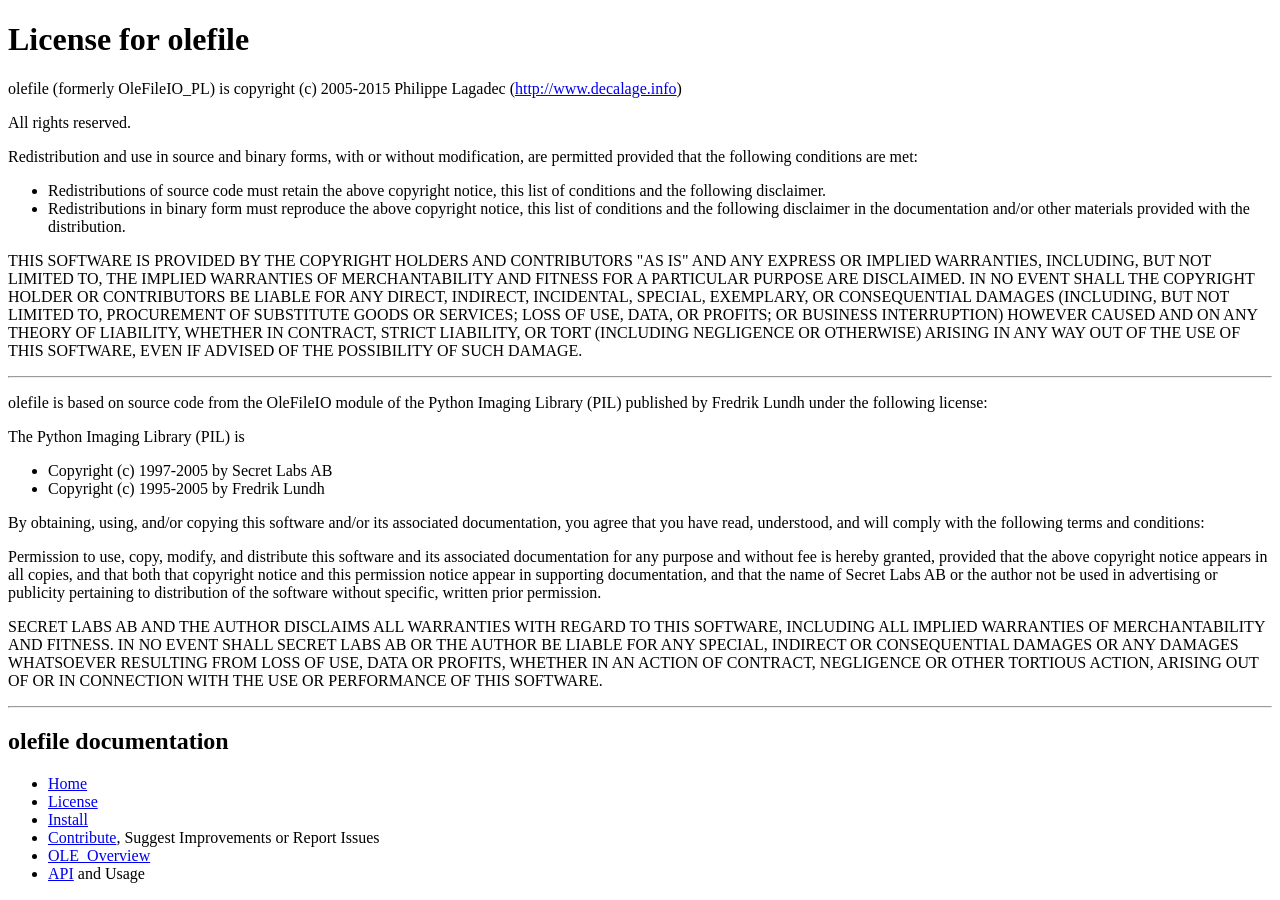
<file: licenses/python/olefile-0.47/olefile/doc/License.html>
<!DOCTYPE html PUBLIC "-//W3C//DTD XHTML 1.0 Transitional//EN" "http://www.w3.org/TR/xhtml1/DTD/xhtml1-transitional.dtd">
<html xmlns="http://www.w3.org/1999/xhtml">
<head>
  <meta http-equiv="Content-Type" content="text/html; charset=utf-8" />
  <meta http-equiv="Content-Style-Type" content="text/css" />
  <meta name="generator" content="pandoc" />
  <title></title>
</head>
<body>
<h1 id="license-for-olefile">License for olefile</h1>
<p>olefile (formerly OleFileIO_PL) is copyright (c) 2005-2015 Philippe Lagadec (<a href="http://www.decalage.info">http://www.decalage.info</a>)</p>
<p>All rights reserved.</p>
<p>Redistribution and use in source and binary forms, with or without modification, are permitted provided that the following conditions are met:</p>
<ul>
<li>Redistributions of source code must retain the above copyright notice, this list of conditions and the following disclaimer.</li>
<li>Redistributions in binary form must reproduce the above copyright notice, this list of conditions and the following disclaimer in the documentation and/or other materials provided with the distribution.</li>
</ul>
<p>THIS SOFTWARE IS PROVIDED BY THE COPYRIGHT HOLDERS AND CONTRIBUTORS &quot;AS IS&quot; AND ANY EXPRESS OR IMPLIED WARRANTIES, INCLUDING, BUT NOT LIMITED TO, THE IMPLIED WARRANTIES OF MERCHANTABILITY AND FITNESS FOR A PARTICULAR PURPOSE ARE DISCLAIMED. IN NO EVENT SHALL THE COPYRIGHT HOLDER OR CONTRIBUTORS BE LIABLE FOR ANY DIRECT, INDIRECT, INCIDENTAL, SPECIAL, EXEMPLARY, OR CONSEQUENTIAL DAMAGES (INCLUDING, BUT NOT LIMITED TO, PROCUREMENT OF SUBSTITUTE GOODS OR SERVICES; LOSS OF USE, DATA, OR PROFITS; OR BUSINESS INTERRUPTION) HOWEVER CAUSED AND ON ANY THEORY OF LIABILITY, WHETHER IN CONTRACT, STRICT LIABILITY, OR TORT (INCLUDING NEGLIGENCE OR OTHERWISE) ARISING IN ANY WAY OUT OF THE USE OF THIS SOFTWARE, EVEN IF ADVISED OF THE POSSIBILITY OF SUCH DAMAGE.</p>
<hr />
<p>olefile is based on source code from the OleFileIO module of the Python Imaging Library (PIL) published by Fredrik Lundh under the following license:</p>
<p>The Python Imaging Library (PIL) is</p>
<ul>
<li>Copyright (c) 1997-2005 by Secret Labs AB</li>
<li>Copyright (c) 1995-2005 by Fredrik Lundh</li>
</ul>
<p>By obtaining, using, and/or copying this software and/or its associated documentation, you agree that you have read, understood, and will comply with the following terms and conditions:</p>
<p>Permission to use, copy, modify, and distribute this software and its associated documentation for any purpose and without fee is hereby granted, provided that the above copyright notice appears in all copies, and that both that copyright notice and this permission notice appear in supporting documentation, and that the name of Secret Labs AB or the author not be used in advertising or publicity pertaining to distribution of the software without specific, written prior permission.</p>
<p>SECRET LABS AB AND THE AUTHOR DISCLAIMS ALL WARRANTIES WITH REGARD TO THIS SOFTWARE, INCLUDING ALL IMPLIED WARRANTIES OF MERCHANTABILITY AND FITNESS. IN NO EVENT SHALL SECRET LABS AB OR THE AUTHOR BE LIABLE FOR ANY SPECIAL, INDIRECT OR CONSEQUENTIAL DAMAGES OR ANY DAMAGES WHATSOEVER RESULTING FROM LOSS OF USE, DATA OR PROFITS, WHETHER IN AN ACTION OF CONTRACT, NEGLIGENCE OR OTHER TORTIOUS ACTION, ARISING OUT OF OR IN CONNECTION WITH THE USE OR PERFORMANCE OF THIS SOFTWARE.</p>
<hr />
<h2 id="olefile-documentation">olefile documentation</h2>
<ul>
<li><a href="Home.html">Home</a></li>
<li><a href="License.html">License</a></li>
<li><a href="Install.html">Install</a></li>
<li><a href="Contribute.html">Contribute</a>, Suggest Improvements or Report Issues</li>
<li><a href="OLE_Overview.html">OLE_Overview</a></li>
<li><a href="API.html">API</a> and Usage</li>
</ul>
</body>
</html>
</file>
<file: docs/style.css>
:root{color-scheme:light;--ink:#101e32;--navy:#091628;--blue:#245cd3;--line:#c8d5e4;font-family:"Segoe UI",system-ui,sans-serif;color:var(--ink);background:#fbfcfe}
*{box-sizing:border-box}body,figure,blockquote,dl,dd{margin:0}a{color:inherit;text-underline-offset:4px}a:focus-visible,summary:focus-visible{outline:3px solid #e08b16;outline-offset:4px}.skip{position:absolute;left:1rem;top:-6rem;padding:.8rem;background:white;z-index:2}.skip:focus{top:1rem}.wrap{max-width:1240px;margin:auto;padding-inline:clamp(20px,5vw,80px)}header,.hero,footer{background:var(--navy);color:#f4f8ff}.bar{display:flex;align-items:center;justify-content:space-between;gap:1rem;min-height:78px}.wordmark{display:inline-flex;align-items:center;font-size:24px;font-weight:750;text-decoration:none;letter-spacing:-1px}.wordmark span{font-weight:400}.wordmark img{width:33px;margin-right:10px}nav{display:flex;gap:clamp(.7rem,3vw,2.6rem)}nav a{font-size:.94rem;text-decoration:none}nav a:hover,footer a:hover{text-decoration:underline}.hero{border-top:1px solid #263751;background-image:radial-gradient(ellipse at 88% 56%,#163758 0,transparent 54%)}.intro,.split{display:grid;grid-template-columns:1.12fr 1fr;align-items:center;gap:clamp(2rem,6vw,6rem)}.intro{padding-block:clamp(3.5rem,7vw,7rem)}.label,small,.steps article>span{font:650 .76rem/1.6 ui-monospace,Consolas,monospace;letter-spacing:.07em;text-transform:uppercase}.label{color:var(--blue);margin:0 0 1.2rem}.hero .label{color:#99d8ff}i{display:inline-block;width:8px;height:8px;background:#52c1fa;margin-right:6px}h1,h2,h3{margin:0;line-height:1.08;letter-spacing:-.045em}h1{font-size:clamp(3rem,5.8vw,5.2rem)}h1 em{color:#77c8ff;font-style:normal}p,li{line-height:1.65}.lead{font-size:1.12rem;color:#c5d5e7;max-width:48ch;margin:1.5rem 0 2rem}.button{display:inline-flex;align-items:center;gap:1rem;padding:.86rem 1.25rem;background:var(--blue);color:white;border-radius:6px;font-weight:650;text-decoration:none}.hero .button{background:#91d5ff;color:#0b233d}.button:hover{filter:brightness(.92)}.sample{border:1px solid #47607a;border-radius:14px;background:#12243a;padding:clamp(1rem,2.4vw,2rem);box-shadow:0 26px 55px #0003}.sample figcaption{display:flex;gap:.7rem;align-items:center;border-bottom:1px solid #405168;padding-bottom:1rem;font-weight:650}.sample img{width:25px}.input{padding:1.4rem 0}.input small{color:#9eb8d1}blockquote{font-size:1.18rem;line-height:1.45;margin-top:.55rem}.sheet{background:#f1f6fd;color:var(--ink);padding:1.3rem;border-radius:6px;border-top:4px solid #43b3f4}.sheet small{color:#365571}.sheet h2{font-size:1.45rem;margin:.5rem 0 1rem}dl{display:grid;grid-template-columns:auto 1fr;gap:.45rem 1rem;font-size:.9rem}dt{color:#465970}.status{font-size:.81rem;margin:1rem 0 0;padding-top:.75rem;border-top:1px solid var(--line)}.status b{color:#946009}.section,.band{padding-block:clamp(3rem,6vw,6rem)}h2{font-size:clamp(2rem,4vw,3.3rem);max-width:24ch}h3{font-size:1.32rem;letter-spacing:-.025em}.steps{display:grid;grid-template-columns:repeat(3,1fr);gap:2rem;margin-top:2rem}.steps article{border-top:2px solid var(--line);padding-top:1rem}.steps article>span{color:var(--blue)}.steps h3{margin-top:.7rem}.section p,.band p{max-width:60ch}.band{background:#eaf1fa}.details{background:white;border:1px solid var(--line);padding:1.5rem;border-radius:10px}.details h3{margin-bottom:1rem}details{border-top:1px solid var(--line)}summary{cursor:pointer;font-weight:650;padding:.9rem 0}details p{margin:0 0 1rem}.install{align-items:start}.install li{padding:.35rem 0 .35rem .35rem}.install li::marker{font-weight:700;color:var(--blue)}ol{padding-left:1.35rem}#availability{font-size:.9rem;color:#405571}footer a{font-size:.9rem}img{max-width:100%}
.chips{display:flex;flex-wrap:wrap;gap:.5rem;list-style:none;padding:0;margin:0 0 2rem}.chips li{border:1px solid #47607a;border-radius:100px;padding:.3rem .85rem;font-size:.88rem;color:#dbe8f6;line-height:1.5}.actions{display:flex;flex-wrap:wrap;gap:.8rem}.hero .button.ghost{background:transparent;color:#f4f8ff;border:1px solid #91d5ff}.cards{display:grid;grid-template-columns:repeat(4,1fr);gap:1.4rem;margin-top:2rem}.cards article{background:white;border:1px solid var(--line);border-radius:10px;padding:1.4rem}.cards p{margin:.8rem 0 0;font-size:.96rem}.facts{list-style:none;padding:0;margin:0;display:grid;gap:1rem}.facts li{border-top:2px solid var(--line);padding-top:.8rem}.small{font-size:.9rem;color:#405571}footer .small{color:#b7c8dc;margin:.2rem 0 0}address{font-style:normal;text-align:right;line-height:1.8}footer .bar{padding-block:1.2rem}.demo{display:block;width:100%;max-width:960px;margin-top:2rem;border-radius:10px;border:1px solid var(--line);background:#091628}.install h3+p,.install ol+h3{margin-top:1.6rem}.callout{display:flex;align-items:center;justify-content:space-between;gap:2rem;margin-top:2rem;background:var(--navy);color:#f4f8ff;border-radius:12px;padding:clamp(1.4rem,3vw,2.2rem);border-left:6px solid #52c1fa}.callout .label{color:#99d8ff;margin-bottom:.6rem}.callout h3{font-size:1.6rem}.callout p{margin:.8rem 0 0;max-width:70ch}.callout .small{color:#b7c8dc}.callout .button{background:#91d5ff;color:#0b233d;flex:none}
@media(max-width:1000px){.cards{grid-template-columns:repeat(2,1fr)}}
@media(max-width:760px){.intro,.split,.steps,.cards{grid-template-columns:1fr}address{text-align:left}.callout{flex-direction:column;align-items:flex-start}footer .bar{flex-direction:column;align-items:flex-start}.steps{gap:1rem}.bar{min-height:64px}.intro{gap:2rem}.sample{max-width:540px}.steps p{margin-bottom:0}}
@media(max-width:400px){header .bar{flex-wrap:wrap;padding-block:.85rem}footer .bar{flex-wrap:wrap;padding-block:1rem}}
.tour{display:grid;grid-template-columns:260px minmax(0,1fr);grid-template-areas:"head head" "list stage";gap:1.2rem 2rem;margin-top:3rem;padding-top:2rem;border-top:2px solid var(--line)}.tour-head{grid-area:head}.tour-head .label{margin-bottom:.5rem}.tour-stage{grid-area:stage;min-width:0}.tour video{display:block;width:100%;aspect-ratio:16/9;border-radius:10px;border:1px solid var(--line);background:var(--navy)}.tour-caption{display:grid;grid-template-columns:1fr auto;column-gap:1rem;padding-top:1rem}.tour-caption .label{grid-column:1/-1;margin-bottom:.4rem}.tour-caption p[data-text]{margin:.5rem 0 0;grid-column:1}.tour-nav{grid-column:2;grid-row:2/4;display:flex;gap:.5rem;align-self:start}.tour-nav button{width:44px;height:44px;border:1px solid var(--line);border-radius:6px;background:white;color:var(--ink);font-size:1.1rem;cursor:pointer}.tour-nav button:hover{border-color:var(--blue);color:var(--blue)}.tour-list{grid-area:list;display:block;min-width:0}.tour-chapter{font:650 .76rem/1.6 ui-monospace,Consolas,monospace;letter-spacing:.07em;text-transform:uppercase;color:#465970;margin:0 0 .4rem}.tour-list ol{list-style:none;padding:0;margin:0 0 1.4rem}.tour-list button{display:flex;gap:.7rem;width:100%;text-align:left;padding:.55rem .7rem;border:0;border-left:2px solid var(--line);background:none;color:var(--ink);font:inherit;font-size:.95rem;line-height:1.35;cursor:pointer}.tour-list button span{font:650 .76rem/1.75 ui-monospace,Consolas,monospace;color:#6a7d93}.tour-list button:hover{background:#eef3fa}.tour-list button[aria-current]{border-left-color:var(--blue);background:#eaf1fa;color:var(--blue);font-weight:650}.tour-list button[aria-current] span{color:var(--blue)}.tour button:focus-visible{outline:3px solid #e08b16;outline-offset:2px}
@media(max-width:860px){.tour{grid-template-columns:1fr;grid-template-areas:"head" "stage" "list"}.tour-list{display:grid;grid-template-columns:1fr 1fr;column-gap:1rem}.tour-list ol{margin-bottom:0}.tour-chapter{grid-row:1}.tour-list button{padding:.45rem .5rem;font-size:.88rem}}
@media(max-width:480px){.tour-list{grid-template-columns:1fr}.tour-chapter{grid-row:auto;margin-top:.8rem}}
</file>
